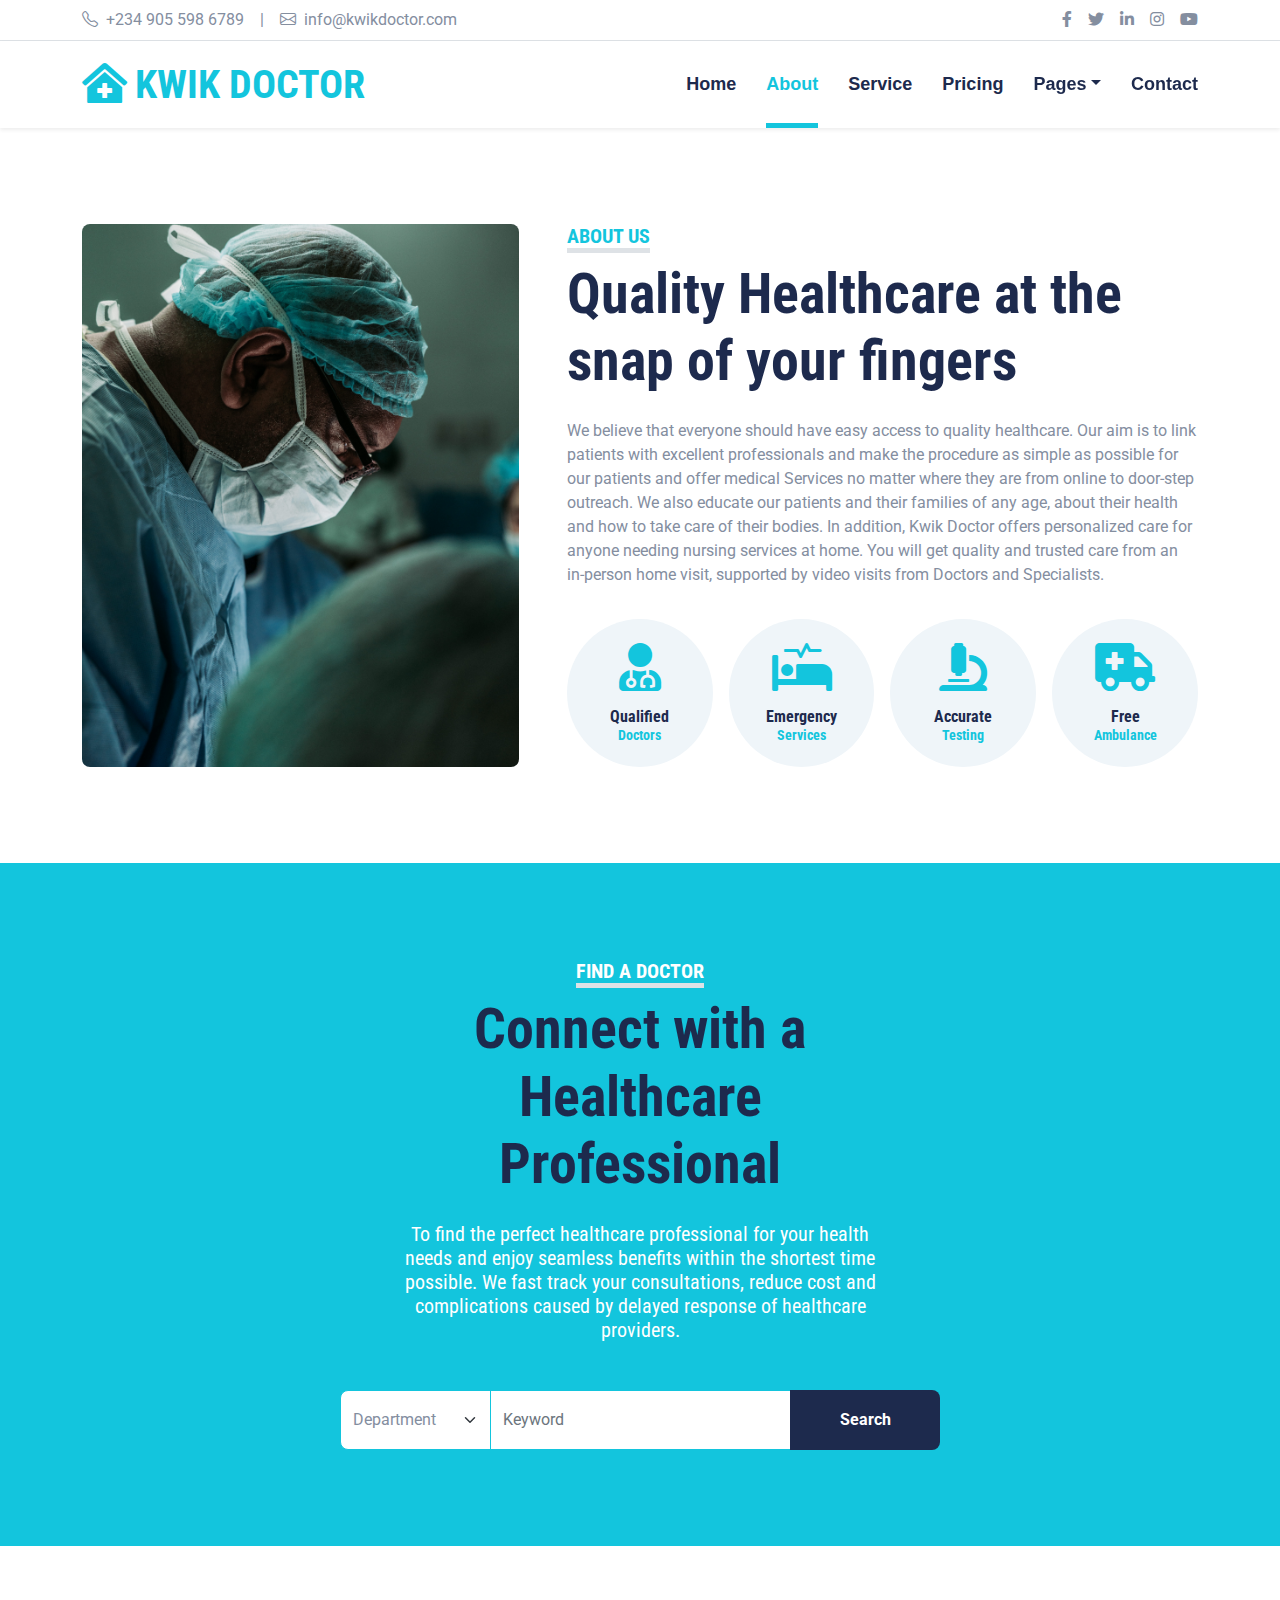
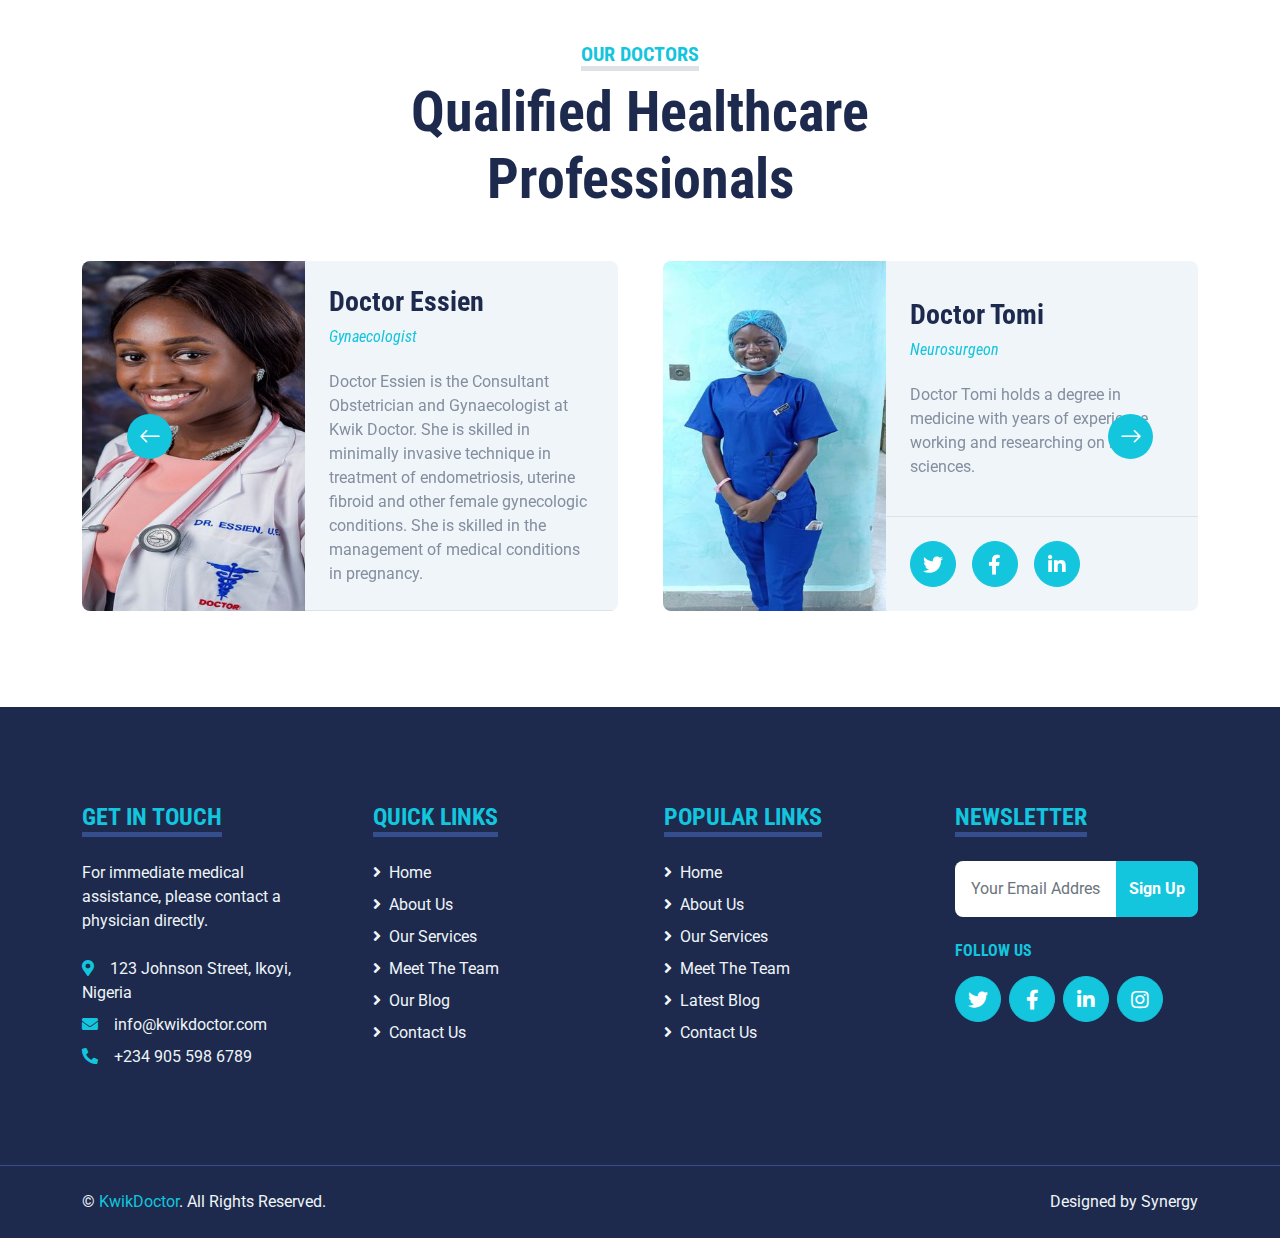
<file: about.html>
<!DOCTYPE html>
<html lang="en">
  <head>
    <meta charset="utf-8" />
    <title>KWIK DOCTOR</title>
    <meta content="width=device-width, initial-scale=1.0" name="viewport" />
    <meta content="KWIK DOCTOR" name="keywords" />
    <meta content="KWIK DOCTOR" name="description" />

    <!-- Favicon -->
    <link href="img/favicon.ico" rel="icon" />

    <!-- Google Web Fonts -->
    <link rel="preconnect" href="https://fonts.gstatic.com" />
    <link
      href="https://fonts.googleapis.com/css2?family=Roboto+Condensed:wght@400;700&family=Roboto:wght@400;700&display=swap"
      rel="stylesheet"
    />

    <!-- Icon Font Stylesheet -->
    <link
      href="https://cdnjs.cloudflare.com/ajax/libs/font-awesome/5.15.0/css/all.min.css"
      rel="stylesheet"
    />
    <link
      href="https://cdn.jsdelivr.net/npm/bootstrap-icons@1.4.1/font/bootstrap-icons.css"
      rel="stylesheet"
    />

    <!-- Libraries Stylesheet -->
    <link href="lib/owlcarousel/assets/owl.carousel.min.css" rel="stylesheet" />
    <link
      href="lib/tempusdominus/css/tempusdominus-bootstrap-4.min.css"
      rel="stylesheet"
    />

    <!-- Customized Bootstrap Stylesheet -->
    <link href="./bootstrap.min.css" rel="stylesheet" />

    <!-- Template Stylesheet -->
    <link href="./style.css" rel="stylesheet" />
  </head>

  <body>
    <!-- Topbar Start -->
    <div class="container-fluid py-2 border-bottom d-none d-lg-block">
      <div class="container">
        <div class="row">
          <div class="col-md-6 text-center text-lg-start mb-2 mb-lg-0">
            <div class="d-inline-flex align-items-center">
              <a class="text-decoration-none text-body pe-3" href=""
                ><i class="bi bi-telephone me-2"></i>+234 905 598 6789</a
              >
              <span class="text-body">|</span>
              <a class="text-decoration-none text-body px-3" href=""
                ><i class="bi bi-envelope me-2"></i>info@kwikdoctor.com</a
              >
            </div>
          </div>
          <div class="col-md-6 text-center text-lg-end">
            <div class="d-inline-flex align-items-center">
              <a class="text-body px-2" href="">
                <i class="fab fa-facebook-f"></i>
              </a>
              <a class="text-body px-2" href="">
                <i class="fab fa-twitter"></i>
              </a>
              <a class="text-body px-2" href="">
                <i class="fab fa-linkedin-in"></i>
              </a>
              <a class="text-body px-2" href="">
                <i class="fab fa-instagram"></i>
              </a>
              <a class="text-body ps-2" href="">
                <i class="fab fa-youtube"></i>
              </a>
            </div>
          </div>
        </div>
      </div>
    </div>
    <!-- Topbar End -->

    <!-- Navbar Start -->
    <div class="container-fluid sticky-top bg-white shadow-sm mb-5">
      <div class="container">
        <nav class="navbar navbar-expand-lg bg-white navbar-light py-3 py-lg-0">
          <a href="index.html" class="navbar-brand">
            <h1 class="m-0 text-uppercase text-primary">
              <i class="fa fa-clinic-medical me-2"></i>Kwik Doctor
            </h1>
          </a>
          <button
            class="navbar-toggler"
            type="button"
            data-bs-toggle="collapse"
            data-bs-target="#navbarCollapse"
          >
            <span class="navbar-toggler-icon"></span>
          </button>
          <div class="collapse navbar-collapse" id="navbarCollapse">
            <div class="navbar-nav ms-auto py-0">
              <a href="index.html" class="nav-item nav-link">Home</a>
              <a href="about.html" class="nav-item nav-link active">About</a>
              <a href="service.html" class="nav-item nav-link">Service</a>
              <a href="price.html" class="nav-item nav-link">Pricing</a>
              <div class="nav-item dropdown">
                <a
                  href="#"
                  class="nav-link dropdown-toggle"
                  data-bs-toggle="dropdown"
                  >Pages</a
                >
                <div class="dropdown-menu m-0">
                  <a href="blog.html" class="dropdown-item">Blog Grid</a>
                  <a href="detail.html" class="dropdown-item">Blog Detail</a>
                  <a href="team.html" class="dropdown-item">The Team</a>
                  <a href="testimonial.html" class="dropdown-item"
                    >Testimonial</a
                  >
                  <a href="appointment.html" class="dropdown-item"
                    >Appointment</a
                  >
                  <a href="search.html" class="dropdown-item">Search</a>
                </div>
              </div>
              <a href="contact.html" class="nav-item nav-link">Contact</a>
            </div>
          </div>
        </nav>
      </div>
    </div>
    <!-- Navbar End -->

    <!-- About Start -->
    <div class="container-fluid py-5">
      <div class="container">
        <div class="row gx-5">
          <div class="col-lg-5 mb-5 mb-lg-0" style="min-height: 500px">
            <div class="position-relative h-100">
              <img
                class="position-absolute w-100 h-100 rounded"
                src="./Images/about.jpg"
                style="object-fit: cover"
              />
            </div>
          </div>
          <div class="col-lg-7">
            <div class="mb-4">
              <h5
                class="d-inline-block text-primary text-uppercase border-bottom border-5"
              >
                About Us
              </h5>
              <h1 class="display-4">
                Quality Healthcare at the snap of your fingers
              </h1>
            </div>
            <p>
              We believe that everyone should have easy access to quality
              healthcare. Our aim is to link patients with excellent
              professionals and make the procedure as simple as possible for our
              patients and offer medical Services no matter where they are from
              online to door-step outreach. We also educate our patients and
              their families of any age, about their health and how to take care
              of their bodies. In addition, Kwik Doctor offers personalized care
              for anyone needing nursing services at home. You will get quality
              and trusted care from an in-person home visit, supported by video
              visits from Doctors and Specialists.
            </p>
            <div class="row g-3 pt-3">
              <div class="col-sm-3 col-6">
                <div class="bg-light text-center rounded-circle py-4">
                  <i class="fa fa-3x fa-user-md text-primary mb-3"></i>
                  <h6 class="mb-0">
                    Qualified<small class="d-block text-primary">Doctors</small>
                  </h6>
                </div>
              </div>
              <div class="col-sm-3 col-6">
                <div class="bg-light text-center rounded-circle py-4">
                  <i class="fa fa-3x fa-procedures text-primary mb-3"></i>
                  <h6 class="mb-0">
                    Emergency<small class="d-block text-primary"
                      >Services</small
                    >
                  </h6>
                </div>
              </div>
              <div class="col-sm-3 col-6">
                <div class="bg-light text-center rounded-circle py-4">
                  <i class="fa fa-3x fa-microscope text-primary mb-3"></i>
                  <h6 class="mb-0">
                    Accurate<small class="d-block text-primary">Testing</small>
                  </h6>
                </div>
              </div>
              <div class="col-sm-3 col-6">
                <div class="bg-light text-center rounded-circle py-4">
                  <i class="fa fa-3x fa-ambulance text-primary mb-3"></i>
                  <h6 class="mb-0">
                    Free<small class="d-block text-primary">Ambulance</small>
                  </h6>
                </div>
              </div>
            </div>
          </div>
        </div>
      </div>
    </div>
    <!-- About End -->

    <!-- Search Start -->
    <div class="container-fluid bg-primary my-5 py-5">
      <div class="container py-5">
        <div class="text-center mx-auto mb-5" style="max-width: 500px">
          <h5
            class="d-inline-block text-white text-uppercase border-bottom border-5"
          >
            Find A Doctor
          </h5>
          <h1 class="display-4 mb-4">Connect with a Healthcare Professional</h1>
          <h5 class="text-white fw-normal">
            To find the perfect healthcare professional for your health needs
            and enjoy seamless benefits within the shortest time possible. We
            fast track your consultations, reduce cost and complications caused
            by delayed response of healthcare providers.
          </h5>
        </div>
        <div class="mx-auto" style="width: 100%; max-width: 600px">
          <div class="input-group">
            <select
              class="form-select border-primary w-25"
              style="height: 60px"
            >
            <option selected>Department</option>
            <option value="1">Cardiology</option>
            <option value="2">Obstetrics & Gynaecology</option>
            <option value="3">General Medicine</option>
            <option value="4">Pediatrics</option>
            <option value="5">Neurology</option>
            <option value="6">Dentistry</option>
            </select>
            <input
              type="text"
              class="form-control border-primary w-50"
              placeholder="Keyword"
            />
            <button class="btn btn-dark border-0 w-25">Search</button>
          </div>
        </div>
      </div>
    </div>
    <!-- Search End -->

    <!-- Team Start -->
    <div class="container-fluid py-5">
      <div class="container">
        <div class="text-center mx-auto mb-5" style="max-width: 500px">
          <h5
            class="d-inline-block text-primary text-uppercase border-bottom border-5"
          >
            Our Doctors
          </h5>
          <h1 class="display-4">Qualified Healthcare Professionals</h1>
        </div>
        <div class="owl-carousel team-carousel position-relative">
          <div class="team-item">
            <div class="row g-0 bg-light rounded overflow-hidden">
              <div class="col-12 col-sm-5 h-100">
                <img
                  class="img-fluid h-100"
                  src="./Images/Dr Essien.jpg"
                  style="object-fit: cover"
                />
              </div>
              <div class="col-12 col-sm-7 h-100 d-flex flex-column">
                <div class="mt-auto p-4">
                  <h3>Doctor Essien</h3>
                  <h6 class="fw-normal fst-italic text-primary mb-4">
                    Gynaecologist
                  </h6>
                  <p class="m-0">
                    Doctor Essien is the Consultant Obstetrician and Gynaecologist at Kwik Doctor. She is skilled in minimally invasive technique in treatment of endometriosis, uterine fibroid and other female gynecologic conditions. She is skilled in the management of medical conditions in pregnancy.
                  </p>
                </div>
                <div class="d-flex mt-auto border-top p-4">
                  <a
                    class="btn btn-lg btn-primary btn-lg-square rounded-circle me-3"
                    href="#"
                    ><i class="fab fa-twitter"></i
                  ></a>
                  <a
                    class="btn btn-lg btn-primary btn-lg-square rounded-circle me-3"
                    href="#"
                    ><i class="fab fa-facebook-f"></i
                  ></a>
                  <a
                    class="btn btn-lg btn-primary btn-lg-square rounded-circle"
                    href="#"
                    ><i class="fab fa-linkedin-in"></i
                  ></a>
                </div>
              </div>
            </div>
          </div>
          <div class="team-item">
            <div class="row g-0 bg-light rounded overflow-hidden">
              <div class="col-12 col-sm-5 h-100">
                <img
                  class="img-fluid h-100"
                  src="./Images/Dr Tomi.jpg"
                  style="object-fit: cover"
                />
              </div>
              <div class="col-12 col-sm-7 h-100 d-flex flex-column">
                <div class="mt-auto p-4">
                  <h3>Doctor Tomi</h3>
                  <h6 class="fw-normal fst-italic text-primary mb-4">
                    Neurosurgeon
                  </h6>
                  <p class="m-0">
                    Doctor Tomi holds a degree in medicine with years of experience working and researching on neuro sciences.
                  </p>
                </div>
                <div class="d-flex mt-auto border-top p-4">
                  <a
                    class="btn btn-lg btn-primary btn-lg-square rounded-circle me-3"
                    href="#"
                    ><i class="fab fa-twitter"></i
                  ></a>
                  <a
                    class="btn btn-lg btn-primary btn-lg-square rounded-circle me-3"
                    href="#"
                    ><i class="fab fa-facebook-f"></i
                  ></a>
                  <a
                    class="btn btn-lg btn-primary btn-lg-square rounded-circle"
                    href="#"
                    ><i class="fab fa-linkedin-in"></i
                  ></a>
                </div>
              </div>
            </div>
          </div>
          <div class="team-item">
            <div class="row g-0 bg-light rounded overflow-hidden">
              <div class="col-12 col-sm-5 h-100">
                <img
                  class="img-fluid h-100"
                  src="./Images/Dr Zaafirah.jpg"
                  style="object-fit: cover"
                />
              </div>
              <div class="col-12 col-sm-7 h-100 d-flex flex-column">
                <div class="mt-auto p-4">
                  <h3>Doctor Zaafirah</h3>
                  <h6 class="fw-normal fst-italic text-primary mb-4">
                    Dermatologist
                  </h6>
                  <p class="m-0">
                    Doctor Zaafirah is the Chief consultant who is an expert in management of skin conditions and sexually transmitted infections.
                  </p>
                </div>
                <div class="d-flex mt-auto border-top p-4">
                  <a
                    class="btn btn-lg btn-primary btn-lg-square rounded-circle me-3"
                    href="#"
                    ><i class="fab fa-twitter"></i
                  ></a>
                  <a
                    class="btn btn-lg btn-primary btn-lg-square rounded-circle me-3"
                    href="#"
                    ><i class="fab fa-facebook-f"></i
                  ></a>
                  <a
                    class="btn btn-lg btn-primary btn-lg-square rounded-circle"
                    href="#"
                    ><i class="fab fa-linkedin-in"></i
                  ></a>
                </div>
              </div>
            </div>
          </div>
        </div>
      </div>
    </div>
    <!-- Team End -->

    <!-- Footer Start -->
    <div class="container-fluid bg-dark text-light mt-5 py-5">
      <div class="container py-5">
        <div class="row g-5">
          <div class="col-lg-3 col-md-6">
            <h4
              class="d-inline-block text-primary text-uppercase border-bottom border-5 border-secondary mb-4"
            >
              Get In Touch
            </h4>
            <p class="mb-4">
              For immediate medical assistance, please contact a physician
              directly.
            </p>
            <p class="mb-2">
              <i class="fa fa-map-marker-alt text-primary me-3"></i>123 Johnson
              Street, Ikoyi, Nigeria
            </p>
            <p class="mb-2">
              <i class="fa fa-envelope text-primary me-3"></i
              >info@kwikdoctor.com
            </p>
            <p class="mb-0">
              <i class="fa fa-phone-alt text-primary me-3"></i>+234 905 598 6789
            </p>
          </div>
          <div class="col-lg-3 col-md-6">
            <h4
              class="d-inline-block text-primary text-uppercase border-bottom border-5 border-secondary mb-4"
            >
              Quick Links
            </h4>
            <div class="d-flex flex-column justify-content-start">
              <a class="text-light mb-2" href="index.html"
                ><i class="fa fa-angle-right me-2"></i>Home</a
              >
              <a class="text-light mb-2" href="about.html"
                ><i class="fa fa-angle-right me-2"></i>About Us</a
              >
              <a class="text-light mb-2" href="service.html"
                ><i class="fa fa-angle-right me-2"></i>Our Services</a
              >
              <a class="text-light mb-2" href="team.html"
                ><i class="fa fa-angle-right me-2"></i>Meet The Team</a
              >
              <a class="text-light mb-2" href="blog.html"
                ><i class="fa fa-angle-right me-2"></i>Our Blog</a
              >
              <a class="text-light" href="contact.html"
                ><i class="fa fa-angle-right me-2"></i>Contact Us</a
              >
            </div>
          </div>
          <div class="col-lg-3 col-md-6">
            <h4
              class="d-inline-block text-primary text-uppercase border-bottom border-5 border-secondary mb-4"
            >
              Popular Links
            </h4>
            <div class="d-flex flex-column justify-content-start">
              <a class="text-light mb-2" href="index.html"
                ><i class="fa fa-angle-right me-2"></i>Home</a
              >
              <a class="text-light mb-2" href="about.html"
                ><i class="fa fa-angle-right me-2"></i>About Us</a
              >
              <a class="text-light mb-2" href="service.html"
                ><i class="fa fa-angle-right me-2"></i>Our Services</a
              >
              <a class="text-light mb-2" href="team.html"
                ><i class="fa fa-angle-right me-2"></i>Meet The Team</a
              >
              <a class="text-light mb-2" href="detail.html"
                ><i class="fa fa-angle-right me-2"></i>Latest Blog</a
              >
              <a class="text-light" href="contact.html"
                ><i class="fa fa-angle-right me-2"></i>Contact Us</a
              >
            </div>
          </div>
          <div class="col-lg-3 col-md-6">
            <h4
              class="d-inline-block text-primary text-uppercase border-bottom border-5 border-secondary mb-4"
            >
              Newsletter
            </h4>
            <form action="">
              <div class="input-group">
                <input
                  type="text"
                  class="form-control p-3 border-0"
                  placeholder="Your Email Address"
                />
                <button class="btn btn-primary">Sign Up</button>
              </div>
            </form>
            <h6 class="text-primary text-uppercase mt-4 mb-3">Follow Us</h6>
            <div class="d-flex">
              <a
                class="btn btn-lg btn-primary btn-lg-square rounded-circle me-2"
                href="#"
                ><i class="fab fa-twitter"></i
              ></a>
              <a
                class="btn btn-lg btn-primary btn-lg-square rounded-circle me-2"
                href="#"
                ><i class="fab fa-facebook-f"></i
              ></a>
              <a
                class="btn btn-lg btn-primary btn-lg-square rounded-circle me-2"
                href="#"
                ><i class="fab fa-linkedin-in"></i
              ></a>
              <a
                class="btn btn-lg btn-primary btn-lg-square rounded-circle"
                href="#"
                ><i class="fab fa-instagram"></i
              ></a>
            </div>
          </div>
        </div>
      </div>
    </div>
    <div
      class="container-fluid bg-dark text-light border-top border-secondary py-4"
    >
      <div class="container">
        <div class="row g-5">
          <div class="col-md-6 text-center text-md-start">
            <p class="mb-md-0">
              &copy; <a class="text-primary" href="#">KwikDoctor</a>. All Rights
              Reserved.
            </p>
          </div>
          <div class="col-md-6 text-center text-md-end">
            <p class="mb-0">Designed by Synergy</p>
          </div>
        </div>
      </div>
    </div>
    <!-- Footer End -->

    <!-- Back to Top -->
    <a href="#" class="btn btn-lg btn-primary btn-lg-square back-to-top"
      ><i class="bi bi-arrow-up"></i
    ></a>

    <!-- JavaScript Libraries -->
    <script src="https://code.jquery.com/jquery-3.4.1.min.js"></script>
    <script src="https://cdn.jsdelivr.net/npm/bootstrap@5.0.0/dist/js/bootstrap.bundle.min.js"></script>
    <script src="lib/easing/easing.min.js"></script>
    <script src="lib/waypoints/waypoints.min.js"></script>
    <script src="lib/owlcarousel/owl.carousel.min.js"></script>
    <script src="lib/tempusdominus/js/moment.min.js"></script>
    <script src="lib/tempusdominus/js/moment-timezone.min.js"></script>
    <script src="lib/tempusdominus/js/tempusdominus-bootstrap-4.min.js"></script>

    <!-- Template Javascript -->
    <script src="main.js"></script>
  </body>
</html>
</file>
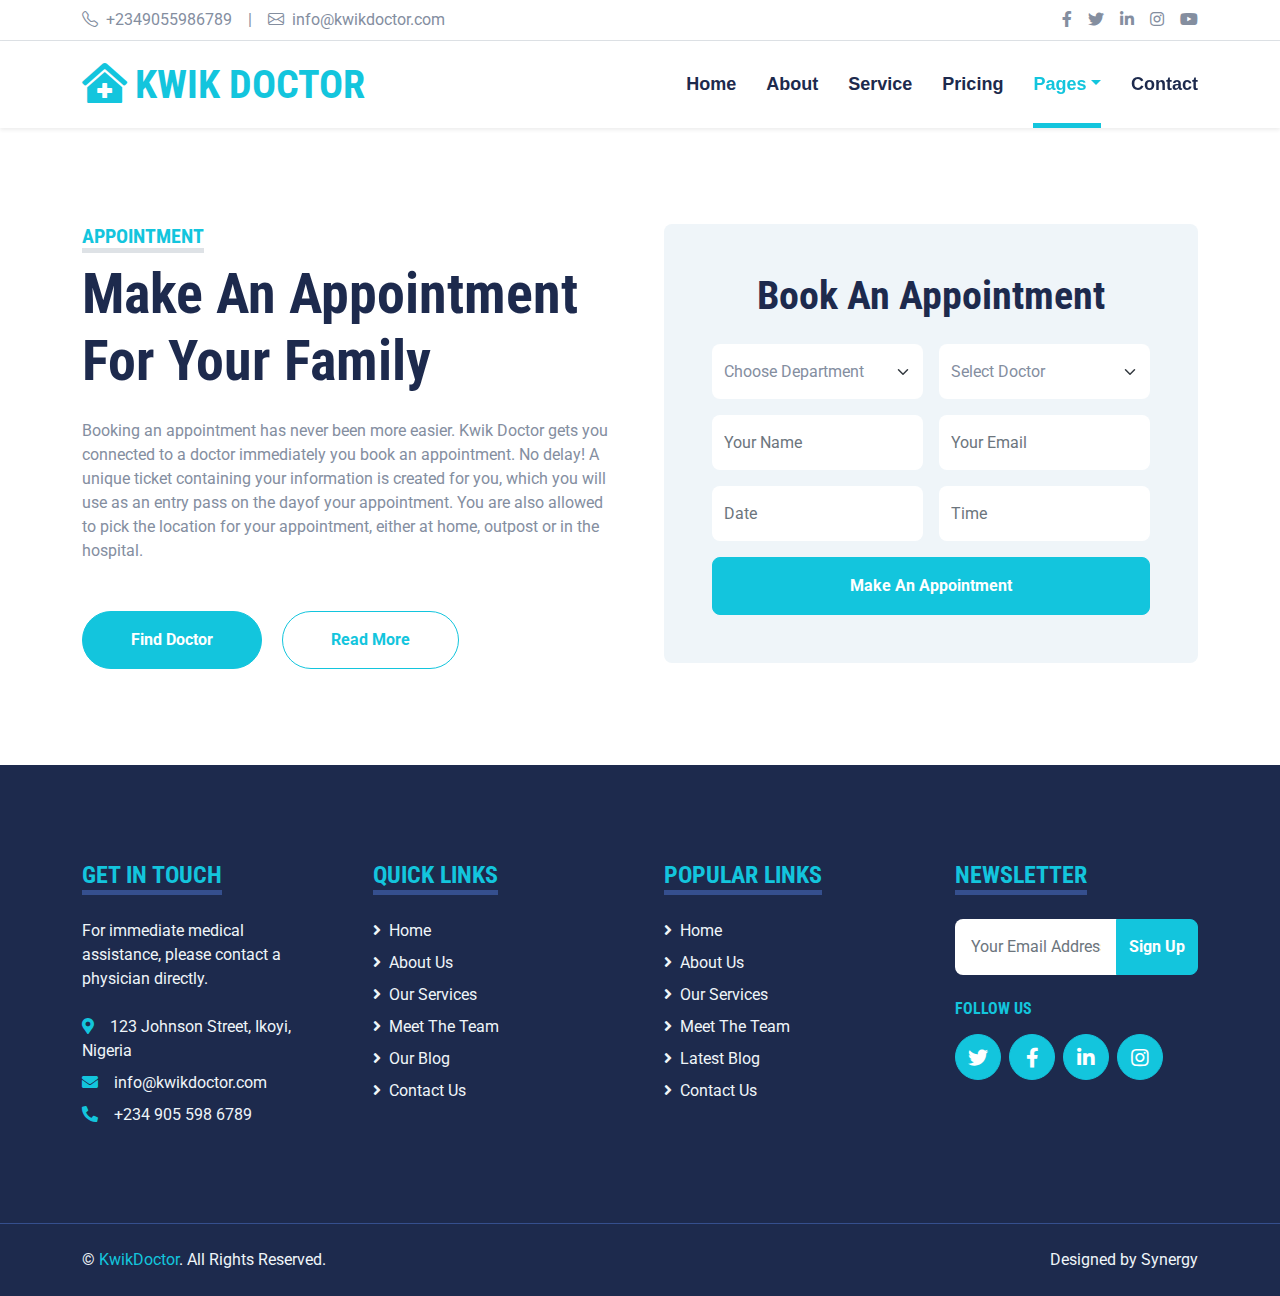
<file: appointment.html>
<!DOCTYPE html>
<html lang="en">
  <head>
    <meta charset="utf-8" />
    <title>KWIK DOCTOR</title>
    <meta content="width=device-width, initial-scale=1.0" name="viewport" />
    <meta content="KWIK DOCTOR" name="keywords" />
    <meta content="KWIK DOCTOR" name="description" />

    <!-- Favicon -->
    <link href="img/favicon.ico" rel="icon" />

    <!-- Google Web Fonts -->
    <link rel="preconnect" href="https://fonts.gstatic.com" />
    <link
      href="https://fonts.googleapis.com/css2?family=Roboto+Condensed:wght@400;700&family=Roboto:wght@400;700&display=swap"
      rel="stylesheet"
    />

    <!-- Icon Font Stylesheet -->
    <link
      href="https://cdnjs.cloudflare.com/ajax/libs/font-awesome/5.15.0/css/all.min.css"
      rel="stylesheet"
    />
    <link
      href="https://cdn.jsdelivr.net/npm/bootstrap-icons@1.4.1/font/bootstrap-icons.css"
      rel="stylesheet"
    />

    <!-- Libraries Stylesheet -->
    <link href="lib/owlcarousel/assets/owl.carousel.min.css" rel="stylesheet" />
    <link
      href="lib/tempusdominus/css/tempusdominus-bootstrap-4.min.css"
      rel="stylesheet"
    />

    <!-- Customized Bootstrap Stylesheet -->
    <link href="./bootstrap.min.css" rel="stylesheet" />

    <!-- Template Stylesheet -->
    <link href="./style.css" rel="stylesheet" />
  </head>

  <body>
    <!-- Topbar Start -->
    <div class="container-fluid py-2 border-bottom d-none d-lg-block">
      <div class="container">
        <div class="row">
          <div class="col-md-6 text-center text-lg-start mb-2 mb-lg-0">
            <div class="d-inline-flex align-items-center">
              <a class="text-decoration-none text-body pe-3" href=""
                ><i class="bi bi-telephone me-2"></i>+2349055986789</a
              >
              <span class="text-body">|</span>
              <a class="text-decoration-none text-body px-3" href=""
                ><i class="bi bi-envelope me-2"></i>info@kwikdoctor.com</a
              >
            </div>
          </div>
          <div class="col-md-6 text-center text-lg-end">
            <div class="d-inline-flex align-items-center">
              <a class="text-body px-2" href="">
                <i class="fab fa-facebook-f"></i>
              </a>
              <a class="text-body px-2" href="">
                <i class="fab fa-twitter"></i>
              </a>
              <a class="text-body px-2" href="">
                <i class="fab fa-linkedin-in"></i>
              </a>
              <a class="text-body px-2" href="">
                <i class="fab fa-instagram"></i>
              </a>
              <a class="text-body ps-2" href="">
                <i class="fab fa-youtube"></i>
              </a>
            </div>
          </div>
        </div>
      </div>
    </div>
    <!-- Topbar End -->

    <!-- Navbar Start -->
    <div class="container-fluid sticky-top bg-white shadow-sm mb-5">
      <div class="container">
        <nav class="navbar navbar-expand-lg bg-white navbar-light py-3 py-lg-0">
          <a href="index.html" class="navbar-brand">
            <h1 class="m-0 text-uppercase text-primary">
              <i class="fa fa-clinic-medical me-2"></i>kwik doctor
            </h1>
          </a>
          <button
            class="navbar-toggler"
            type="button"
            data-bs-toggle="collapse"
            data-bs-target="#navbarCollapse"
          >
            <span class="navbar-toggler-icon"></span>
          </button>
          <div class="collapse navbar-collapse" id="navbarCollapse">
            <div class="navbar-nav ms-auto py-0">
              <a href="index.html" class="nav-item nav-link">Home</a>
              <a href="about.html" class="nav-item nav-link">About</a>
              <a href="service.html" class="nav-item nav-link">Service</a>
              <a href="price.html" class="nav-item nav-link">Pricing</a>
              <div class="nav-item dropdown">
                <a
                  href="#"
                  class="nav-link dropdown-toggle active"
                  data-bs-toggle="dropdown"
                  >Pages</a
                >
                <div class="dropdown-menu m-0">
                  <a href="blog.html" class="dropdown-item">Blog Grid</a>
                  <a href="detail.html" class="dropdown-item">Blog Detail</a>
                  <a href="team.html" class="dropdown-item">The Team</a>
                  <a href="testimonial.html" class="dropdown-item"
                    >Testimonial</a
                  >
                  <a href="appointment.html" class="dropdown-item active"
                    >Appointment</a
                  >
                  <a href="search.html" class="dropdown-item">Search</a>
                </div>
              </div>
              <a href="contact.html" class="nav-item nav-link">Contact</a>
            </div>
          </div>
        </nav>
      </div>
    </div>
    <!-- Navbar End -->

    <!-- Appointment Start -->
    <div class="container-fluid py-5">
      <div class="container">
        <div class="row gx-5">
          <div class="col-lg-6 mb-5 mb-lg-0">
            <div class="mb-4">
              <h5
                class="d-inline-block text-primary text-uppercase border-bottom border-5"
              >
                Appointment
              </h5>
              <h1 class="display-4">Make An Appointment For Your Family</h1>
            </div>
            <p class="mb-5">
              Booking an appointment has never been more easier. Kwik Doctor
              gets you connected to a doctor immediately you book an
              appointment. No delay! A unique ticket containing your information
              is created for you, which you will use as an entry pass on the
              dayof your appointment. You are also allowed to pick the location
              for your appointment, either at home, outpost or in the hospital.
            </p>
            <a
              class="btn btn-primary rounded-pill py-3 px-5 me-3"
              href="team.html"
              >Find Doctor</a
            >
            <a class="btn btn-outline-primary rounded-pill py-3 px-5" href=""
              >Read More</a
            >
          </div>
          <div class="col-lg-6">
            <div class="bg-light text-center rounded p-5">
              <h1 class="mb-4">Book An Appointment</h1>
              <form>
                <div class="row g-3">
                  <div class="col-12 col-sm-6">
                    <select
                      class="form-select bg-white border-0"
                      style="height: 55px"                    >
                      <option selected> Choose Department</option>
                      <option value="1">Cardiology</option>
                      <option value="2">Obstetrics & Gynaecology</option>
                      <option value="3">General Medicine</option>
                      <option value="4">Pediatrics</option>
                      <option value="5">Neurology</option>
                      <option value="6">Dentistry</option>
                    </select>
                  </div>
                  <div class="col-12 col-sm-6">
                    <select
                      class="form-select bg-white border-0"
                      style="height: 55px"                   >
                    <option selected>Select Doctor</option>
                    <option value="1">Doctor Essien</option>
                    <option value="2">Doctor Tomi</option>
                    <option value="3">Doctor Jessica</option>
                    <option value="3">Doctor Zaafirah</option>
                    </select>
                  </div>
                  <div class="col-12 col-sm-6">
                    <input
                      type="text"
                      class="form-control bg-white border-0"
                      placeholder="Your Name"
                      style="height: 55px"
                    />
                  </div>
                  <div class="col-12 col-sm-6">
                    <input
                      type="email"
                      class="form-control bg-white border-0"
                      placeholder="Your Email"
                      style="height: 55px"
                    />
                  </div>
                  <div class="col-12 col-sm-6">
                    <div class="date" id="date" data-target-input="nearest">
                      <input
                        type="text"
                        class="form-control bg-white border-0 datetimepicker-input"
                        placeholder="Date"
                        data-target="#date"
                        data-toggle="datetimepicker"
                        style="height: 55px"
                      />
                    </div>
                  </div>
                  <div class="col-12 col-sm-6">
                    <div class="time" id="time" data-target-input="nearest">
                      <input
                        type="text"
                        class="form-control bg-white border-0 datetimepicker-input"
                        placeholder="Time"
                        data-target="#time"
                        data-toggle="datetimepicker"
                        style="height: 55px"
                      />
                    </div>
                  </div>
                  <div class="col-12">
                    <button class="btn btn-primary w-100 py-3" type="submit">
                      Make An Appointment
                    </button>
                  </div>
                </div>
              </form>
            </div>
          </div>
        </div>
      </div>
    </div>
    <!-- Appointment End -->

    <!-- Footer Start -->

    <div class="container-fluid bg-dark text-light mt-5 py-5">
      <div class="container py-5">
        <div class="row g-5">
          <div class="col-lg-3 col-md-6">
            <h4
              class="d-inline-block text-primary text-uppercase border-bottom border-5 border-secondary mb-4"
            >
              Get In Touch
            </h4>
            <p class="mb-4">
              For immediate medical assistance, please contact a physician
              directly.
            </p>
            <p class="mb-2">
              <i class="fa fa-map-marker-alt text-primary me-3"></i>123 Johnson
              Street, Ikoyi, Nigeria
            </p>
            <p class="mb-2">
              <i class="fa fa-envelope text-primary me-3"></i
              >info@kwikdoctor.com
            </p>
            <p class="mb-0">
              <i class="fa fa-phone-alt text-primary me-3"></i>+234 905 598 6789
            </p>
          </div>
          <div class="col-lg-3 col-md-6">
            <h4
              class="d-inline-block text-primary text-uppercase border-bottom border-5 border-secondary mb-4"
            >
              Quick Links
            </h4>
            <div class="d-flex flex-column justify-content-start">
              <a class="text-light mb-2" href="index.html"
                ><i class="fa fa-angle-right me-2"></i>Home</a
              >
              <a class="text-light mb-2" href="about.html"
                ><i class="fa fa-angle-right me-2"></i>About Us</a
              >
              <a class="text-light mb-2" href="service.html"
                ><i class="fa fa-angle-right me-2"></i>Our Services</a
              >
              <a class="text-light mb-2" href="team.html"
                ><i class="fa fa-angle-right me-2"></i>Meet The Team</a
              >
              <a class="text-light mb-2" href="blog.html"
                ><i class="fa fa-angle-right me-2"></i>Our Blog</a
              >
              <a class="text-light" href="contact.html"
                ><i class="fa fa-angle-right me-2"></i>Contact Us</a
              >
            </div>
          </div>
          <div class="col-lg-3 col-md-6">
            <h4
              class="d-inline-block text-primary text-uppercase border-bottom border-5 border-secondary mb-4"
            >
              Popular Links
            </h4>
            <div class="d-flex flex-column justify-content-start">
              <a class="text-light mb-2" href="index.html"
                ><i class="fa fa-angle-right me-2"></i>Home</a
              >
              <a class="text-light mb-2" href="about.html"
                ><i class="fa fa-angle-right me-2"></i>About Us</a
              >
              <a class="text-light mb-2" href="service.html"
                ><i class="fa fa-angle-right me-2"></i>Our Services</a
              >
              <a class="text-light mb-2" href="team.html"
                ><i class="fa fa-angle-right me-2"></i>Meet The Team</a
              >
              <a class="text-light mb-2" href="detail.html"
                ><i class="fa fa-angle-right me-2"></i>Latest Blog</a
              >
              <a class="text-light" href="contact.html"
                ><i class="fa fa-angle-right me-2"></i>Contact Us</a
              >
            </div>
          </div>
          <div class="col-lg-3 col-md-6">
            <h4
              class="d-inline-block text-primary text-uppercase border-bottom border-5 border-secondary mb-4"
            >
              Newsletter
            </h4>
            <form action="">
              <div class="input-group">
                <input
                  type="text"
                  class="form-control p-3 border-0"
                  placeholder="Your Email Address"
                />
                <button class="btn btn-primary">Sign Up</button>
              </div>
            </form>
            <h6 class="text-primary text-uppercase mt-4 mb-3">Follow Us</h6>
            <div class="d-flex">
              <a
                class="btn btn-lg btn-primary btn-lg-square rounded-circle me-2"
                href="#"
                ><i class="fab fa-twitter"></i
              ></a>
              <a
                class="btn btn-lg btn-primary btn-lg-square rounded-circle me-2"
                href="#"
                ><i class="fab fa-facebook-f"></i
              ></a>
              <a
                class="btn btn-lg btn-primary btn-lg-square rounded-circle me-2"
                href="#"
                ><i class="fab fa-linkedin-in"></i
              ></a>
              <a
                class="btn btn-lg btn-primary btn-lg-square rounded-circle"
                href="#"
                ><i class="fab fa-instagram"></i
              ></a>
            </div>
          </div>
        </div>
      </div>
    </div>
    <div
      class="container-fluid bg-dark text-light border-top border-secondary py-4"
    >
      <div class="container">
        <div class="row g-5">
          <div class="col-md-6 text-center text-md-start">
            <p class="mb-md-0">
              &copy; <a class="text-primary" href="#">KwikDoctor</a>. All Rights
              Reserved.
            </p>
          </div>
          <div class="col-md-6 text-center text-md-end">
            <p class="mb-0">Designed by Synergy</p>
          </div>
        </div>
      </div>
    </div>
    <!-- Footer End -->

    <!-- Back to Top -->
    <a href="#" class="btn btn-lg btn-primary btn-lg-square back-to-top"
      ><i class="bi bi-arrow-up"></i
    ></a>

    <!-- JavaScript Libraries -->
    <script src="https://code.jquery.com/jquery-3.4.1.min.js"></script>
    <script src="https://cdn.jsdelivr.net/npm/bootstrap@5.0.0/dist/js/bootstrap.bundle.min.js"></script>
    <script src="lib/easing/easing.min.js"></script>
    <script src="lib/waypoints/waypoints.min.js"></script>
    <script src="lib/owlcarousel/owl.carousel.min.js"></script>
    <script src="lib/tempusdominus/js/moment.min.js"></script>
    <script src="lib/tempusdominus/js/moment-timezone.min.js"></script>
    <script src="lib/tempusdominus/js/tempusdominus-bootstrap-4.min.js"></script>

    <!-- Template Javascript -->
    <script src="main.js"></script>
  </body>
</html>
</file>
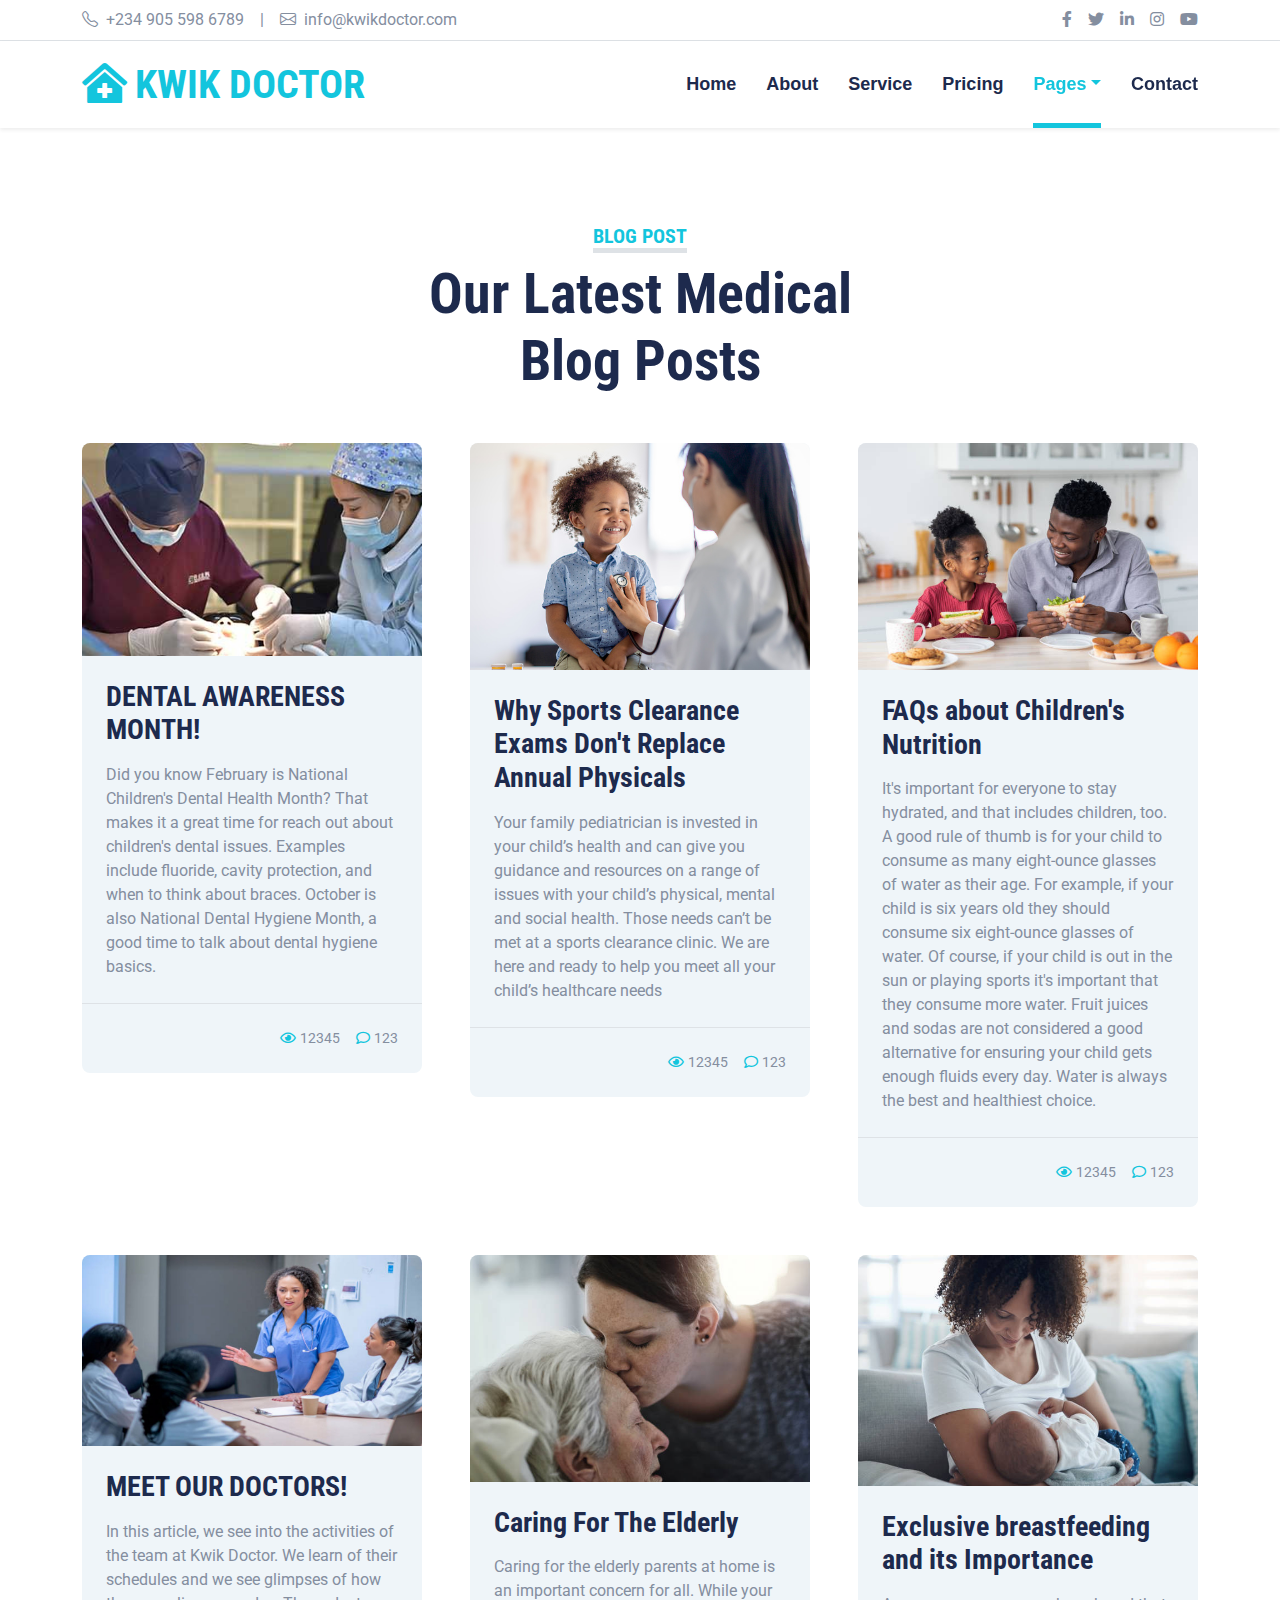
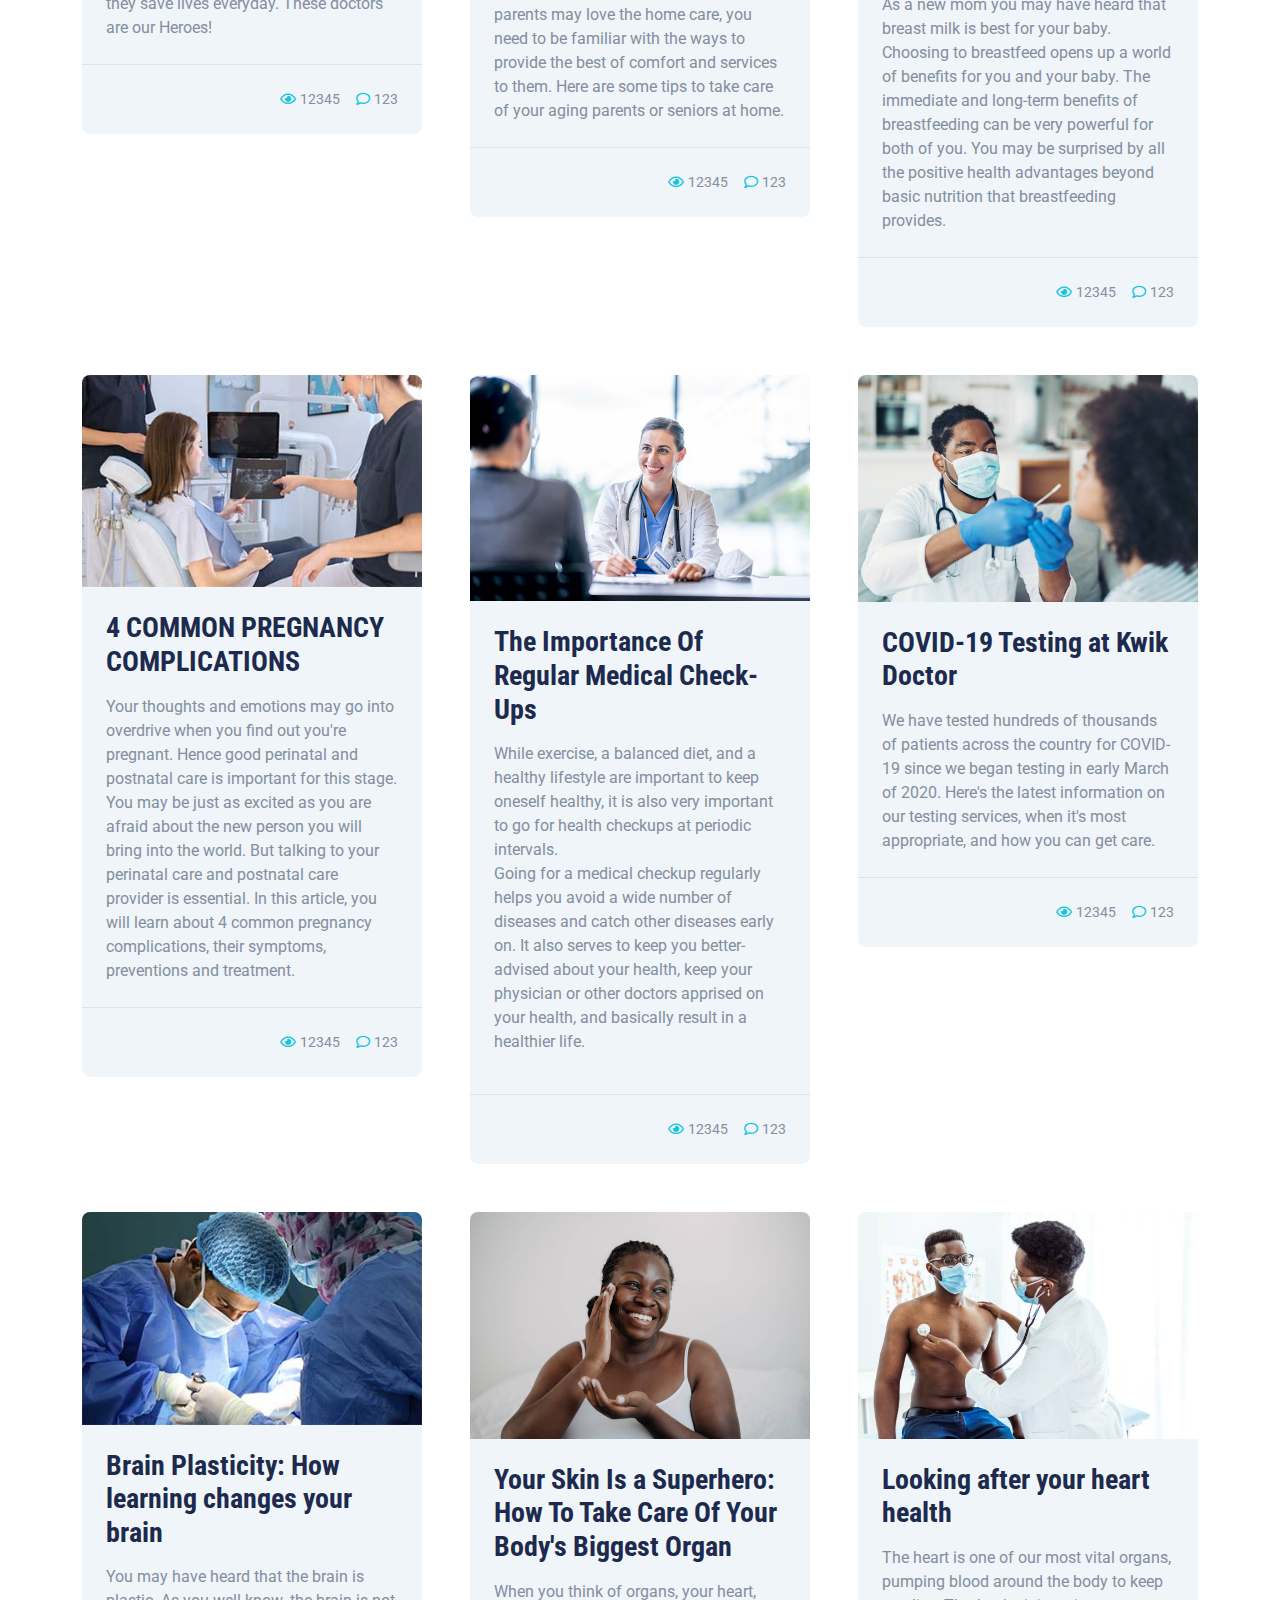
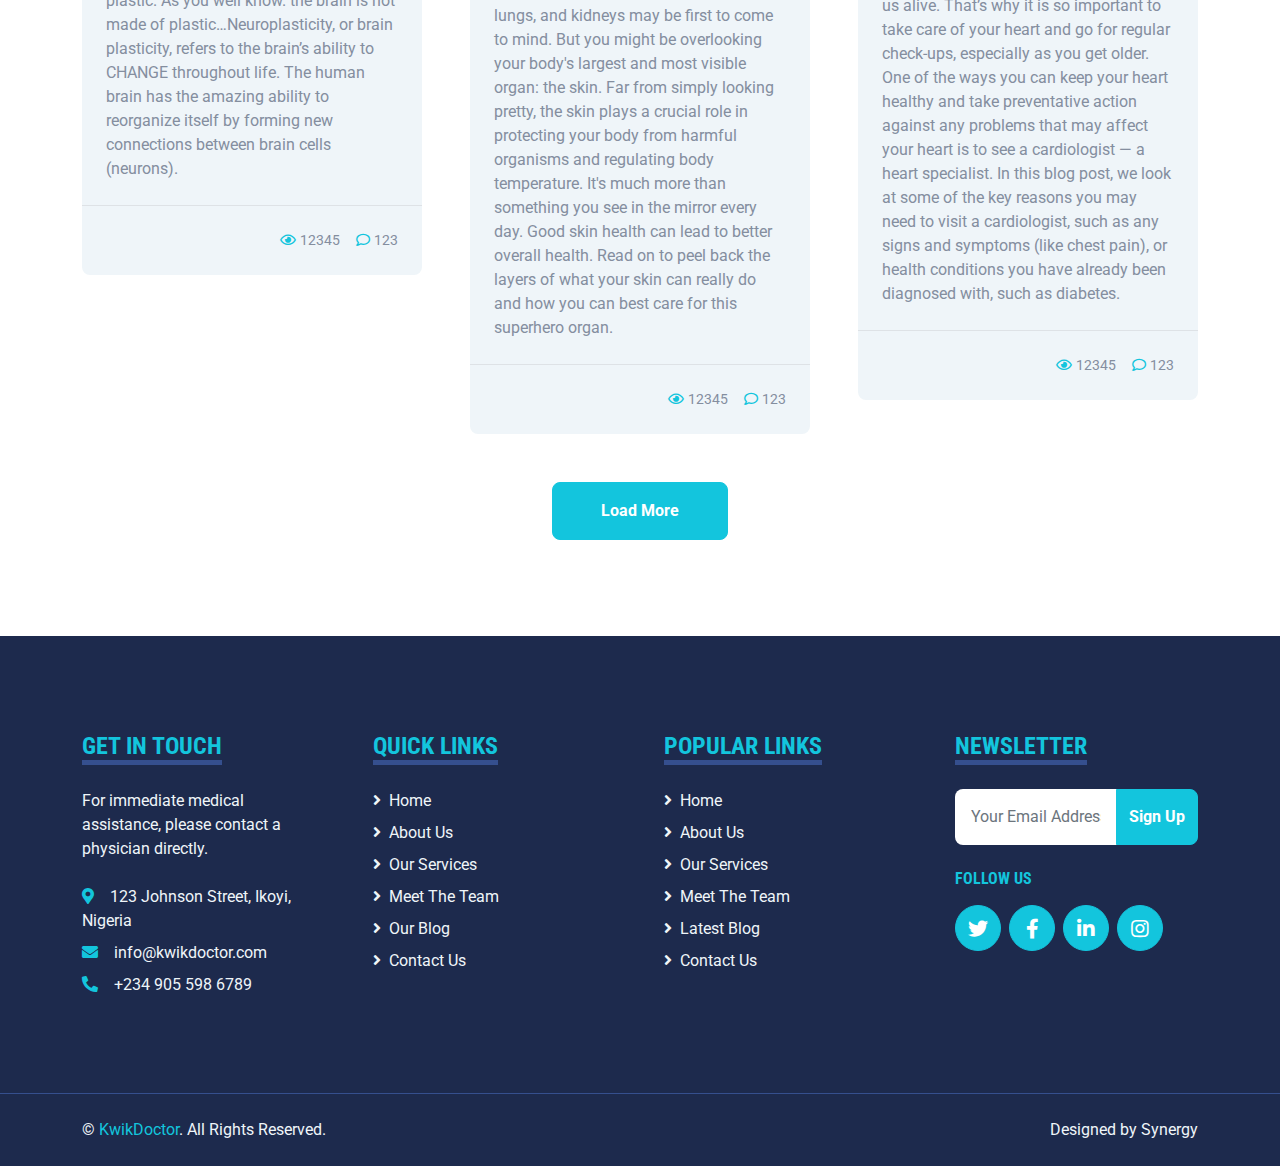
<file: blog.html>
<!DOCTYPE html>
<html lang="en">

<head>
    <meta charset="utf-8">
    <title>KWIK DOCTOR</title>
    <meta content="width=device-width, initial-scale=1.0" name="viewport">
    <meta content="KWIK DOCTOR" name="keywords">
    <meta content="KWIK DOCTOR" name="description">

    <!-- Favicon -->
    <link href="img/favicon.ico" rel="icon">

    <!-- Google Web Fonts -->
    <link rel="preconnect" href="https://fonts.gstatic.com">
    <link href="https://fonts.googleapis.com/css2?family=Roboto+Condensed:wght@400;700&family=Roboto:wght@400;700&display=swap" rel="stylesheet">  

    <!-- Icon Font Stylesheet -->
    <link href="https://cdnjs.cloudflare.com/ajax/libs/font-awesome/5.15.0/css/all.min.css" rel="stylesheet">
    <link href="https://cdn.jsdelivr.net/npm/bootstrap-icons@1.4.1/font/bootstrap-icons.css" rel="stylesheet">

    <!-- Libraries Stylesheet -->
    <link href="lib/owlcarousel/assets/owl.carousel.min.css" rel="stylesheet">
    <link href="lib/tempusdominus/css/tempusdominus-bootstrap-4.min.css" rel="stylesheet" />

    <!-- Customized Bootstrap Stylesheet -->
    <link href="./bootstrap.min.css" rel="stylesheet">

    <!-- Template Stylesheet -->
    <link href="./style.css" rel="stylesheet">
</head>

<body>
    <!-- Topbar Start -->
    <div class="container-fluid py-2 border-bottom d-none d-lg-block">
        <div class="container">
            <div class="row">
                <div class="col-md-6 text-center text-lg-start mb-2 mb-lg-0">
                    <div class="d-inline-flex align-items-center">
                        <a class="text-decoration-none text-body pe-3" href=""><i class="bi bi-telephone me-2"></i>+234 905 598 6789</a>
                        <span class="text-body">|</span>
                        <a class="text-decoration-none text-body px-3" href=""><i class="bi bi-envelope me-2"></i>info@kwikdoctor.com</a>
                    </div>
                </div>
                <div class="col-md-6 text-center text-lg-end">
                    <div class="d-inline-flex align-items-center">
                        <a class="text-body px-2" href="">
                            <i class="fab fa-facebook-f"></i>
                        </a>
                        <a class="text-body px-2" href="">
                            <i class="fab fa-twitter"></i>
                        </a>
                        <a class="text-body px-2" href="">
                            <i class="fab fa-linkedin-in"></i>
                        </a>
                        <a class="text-body px-2" href="">
                            <i class="fab fa-instagram"></i>
                        </a>
                        <a class="text-body ps-2" href="">
                            <i class="fab fa-youtube"></i>
                        </a>
                    </div>
                </div>
            </div>
        </div>
    </div>
    <!-- Topbar End -->


    <!-- Navbar Start -->
    <div class="container-fluid sticky-top bg-white shadow-sm mb-5">
        <div class="container">
            <nav class="navbar navbar-expand-lg bg-white navbar-light py-3 py-lg-0">
                <a href="index.html" class="navbar-brand">
                    <h1 class="m-0 text-uppercase text-primary"><i class="fa fa-clinic-medical me-2"></i>KWIK DOCTOR</h1>
                </a>
                <button class="navbar-toggler" type="button" data-bs-toggle="collapse" data-bs-target="#navbarCollapse">
                    <span class="navbar-toggler-icon"></span>
                </button>
                <div class="collapse navbar-collapse" id="navbarCollapse">
                    <div class="navbar-nav ms-auto py-0">
                        <a href="index.html" class="nav-item nav-link">Home</a>
                        <a href="about.html" class="nav-item nav-link">About</a>
                        <a href="service.html" class="nav-item nav-link">Service</a>
                        <a href="price.html" class="nav-item nav-link">Pricing</a>
                        <div class="nav-item dropdown">
                            <a href="#" class="nav-link dropdown-toggle active" data-bs-toggle="dropdown">Pages</a>
                            <div class="dropdown-menu m-0">
                                <a href="blog.html" class="dropdown-item active">Blog Grid</a>
                                <a href="detail.html" class="dropdown-item">Blog Detail</a>
                                <a href="team.html" class="dropdown-item">The Team</a>
                                <a href="testimonial.html" class="dropdown-item">Testimonial</a>
                                <a href="appointment.html" class="dropdown-item">Appointment</a>
                                <a href="search.html" class="dropdown-item">Search</a>
                            </div>
                        </div>
                        <a href="contact.html" class="nav-item nav-link">Contact</a>
                    </div>
                </div>
            </nav>
        </div>
    </div>
    <!-- Navbar End -->


    <!-- Blog Start -->
    <div class="container-fluid py-5">
        <div class="container">
            <div class="text-center mx-auto mb-5" style="max-width: 500px;">
                <h5 class="d-inline-block text-primary text-uppercase border-bottom border-5">Blog Post</h5>
                <h1 class="display-4">Our Latest Medical Blog Posts</h1>
            </div>
            <div class="row g-5">
                <div class="col-xl-4 col-lg-6">
                    <div class="bg-light rounded overflow-hidden">
                        <img class="img-fluid w-100" src="./Images/price-3.jpg" alt="">
                        <div class="p-4">
                            <a class="h3 d-block mb-3" href="">DENTAL AWARENESS MONTH!</a>
                            <p class="m-0">Did you know February is National Children's Dental Health Month? That makes it a great time for reach out about children's dental issues. Examples include fluoride, cavity protection, and when to think about braces. October is also National Dental Hygiene Month, a good time to talk about dental hygiene basics.</p>
                        </div>
                        <div class="d-flex justify-content-between border-top p-4">
                            <div class="d-flex align-items-center">
                                
                            </div>
                            <div class="d-flex align-items-center">
                                <small class="ms-3"><i class="far fa-eye text-primary me-1"></i>12345</small>
                                <small class="ms-3"><i class="far fa-comment text-primary me-1"></i>123</small>
                            </div>
                        </div>
                    </div>
                </div>
                <div class="col-xl-4 col-lg-6">
                    <div class="bg-light rounded overflow-hidden">
                        <img class="img-fluid w-100" src="./Images/price-5.jpg" alt="">
                        <div class="p-4">
                            <a class="h3 d-block mb-3" href="">Why Sports Clearance Exams Don't Replace Annual Physicals</a>
                            <p class="m-0">Your family pediatrician is invested in your child’s health and can give you guidance and resources on a range of issues with your child’s physical, mental and social health. Those needs can’t be met at a sports clearance clinic.
                                We are here and ready to help you meet all your child’s healthcare needs</p>
                        </div>
                        <div class="d-flex justify-content-between border-top p-4">
                            <div class="d-flex align-items-center">
                                
                            </div>
                            <div class="d-flex align-items-center">
                                <small class="ms-3"><i class="far fa-eye text-primary me-1"></i>12345</small>
                                <small class="ms-3"><i class="far fa-comment text-primary me-1"></i>123</small>
                            </div>
                        </div>
                    </div>
                </div>
                <div class="col-xl-4 col-lg-6">
                    <div class="bg-light rounded overflow-hidden">
                        <img class="img-fluid w-100" src="./Images/child-nutrition.jpg" alt="">
                        <div class="p-4">
                            <a class="h3 d-block mb-3" href="">FAQs about Children's Nutrition</a>
                            <p class="m-0">It's important for everyone to stay hydrated, and that includes children, too. A good rule of thumb is for your child to consume as many eight-ounce glasses of water as their age. For example, if your child is six years old they should consume six eight-ounce glasses of water. Of course, if your child is out in the sun or playing sports it's important that they consume more water. Fruit juices and sodas are not considered a good alternative for ensuring your child gets enough fluids every day. Water is always the best and healthiest choice.</p>
                        </div>
                        <div class="d-flex justify-content-between border-top p-4">
                            <div class="d-flex align-items-center">
                                
                            </div>
                            <div class="d-flex align-items-center">
                                <small class="ms-3"><i class="far fa-eye text-primary me-1"></i>12345</small>
                                <small class="ms-3"><i class="far fa-comment text-primary me-1"></i>123</small>
                            </div>
                        </div>
                    </div>
                </div>
                <div class="col-xl-4 col-lg-6">
                    <div class="bg-light rounded overflow-hidden">
                        <img class="img-fluid w-100" src="./Images/hero.jpg" alt="">
                        <div class="p-4">
                            <a class="h3 d-block mb-3" href="">MEET OUR DOCTORS!</a>
                            <p class="m-0">In this article, we see into the activities of the team at Kwik Doctor. We learn of their schedules and we see glimpses of how they save lives everyday. These doctors are our Heroes!</p>
                        </div>
                        <div class="d-flex justify-content-between border-top p-4">
                            <div class="d-flex align-items-center">
                                
                            </div>
                            <div class="d-flex align-items-center">
                                <small class="ms-3"><i class="far fa-eye text-primary me-1"></i>12345</small>
                                <small class="ms-3"><i class="far fa-comment text-primary me-1"></i>123</small>
                            </div>
                        </div>
                    </div>
                </div>
                <div class="col-xl-4 col-lg-6">
                    <div class="bg-light rounded overflow-hidden">
                        <img class="img-fluid w-100" src="./Images/elderly.jpg" alt="">
                        <div class="p-4">
                            <a class="h3 d-block mb-3" href="">Caring For The Elderly</a>
                            <p class="m-0">Caring for the elderly parents at home is an important concern for all. While your parents may love the home care, you need to be familiar with the ways to provide the best of comfort and services to them. Here are some tips to take care of your aging parents or seniors at home.</p>
                        </div>
                        <div class="d-flex justify-content-between border-top p-4">
                            <div class="d-flex align-items-center">
                                
                            </div>
                            <div class="d-flex align-items-center">
                                <small class="ms-3"><i class="far fa-eye text-primary me-1"></i>12345</small>
                                <small class="ms-3"><i class="far fa-comment text-primary me-1"></i>123</small>
                            </div>
                        </div>
                    </div>
                </div>
                <div class="col-xl-4 col-lg-6">
                    <div class="bg-light rounded overflow-hidden">
                        <img class="img-fluid w-100" src="./Images/breastfeeding.jpg" alt="">
                        <div class="p-4">
                            <a class="h3 d-block mb-3" href="">Exclusive breastfeeding and its Importance</a>
                            <p class="m-0">As a new mom you may have heard that breast milk is best for your baby. Choosing to breastfeed opens up a world of benefits for you and your baby. The immediate and long-term benefits of breastfeeding can be very powerful for both of you. You may be surprised by all the positive health advantages beyond basic nutrition that breastfeeding provides.</p>
                        </div>
                        <div class="d-flex justify-content-between border-top p-4">
                            <div class="d-flex align-items-center">
                                
                            </div>
                            <div class="d-flex align-items-center">
                                <small class="ms-3"><i class="far fa-eye text-primary me-1"></i>12345</small>
                                <small class="ms-3"><i class="far fa-comment text-primary me-1"></i>123</small>
                            </div>
                        </div>
                    </div>
                </div>
                <div class="col-xl-4 col-lg-6">
                    <div class="bg-light rounded overflow-hidden">
                        <img class="img-fluid w-100" src="./Images/price-1.jpg" alt="">
                        <div class="p-4">
                            <a class="h3 d-block mb-3" href="">4 COMMON PREGNANCY COMPLICATIONS</a>
                            <p class="m-0">Your thoughts and emotions may go into overdrive when you find out you're pregnant. Hence good perinatal and postnatal care is important for this stage. You may be just as excited as you are afraid about the new person you will bring into the world. But talking to your perinatal care and postnatal care provider is essential.
                                In this article, you will learn about 4 common pregnancy complications, their symptoms, preventions and treatment. 
                            </p>
                        </div>
                        <div class="d-flex justify-content-between border-top p-4">
                            <div class="d-flex align-items-center">
                                
                            </div>
                            <div class="d-flex align-items-center">
                                <small class="ms-3"><i class="far fa-eye text-primary me-1"></i>12345</small>
                                <small class="ms-3"><i class="far fa-comment text-primary me-1"></i>123</small>
                            </div>
                        </div>
                    </div>
                </div>
                <div class="col-xl-4 col-lg-6">
                    <div class="bg-light rounded overflow-hidden">
                        <img class="img-fluid w-100" src="./Images/price-2.jpg" alt="">
                        <div class="p-4">
                            <a class="h3 d-block mb-3" href="">The Importance Of Regular Medical Check-Ups</a>
                            <p class="m-0">While exercise, a balanced diet, and a healthy lifestyle are important to keep oneself healthy, it is also very important to go for health checkups at periodic intervals.</p>
                            <p>Going for a medical checkup regularly helps you avoid a wide number of diseases and catch other diseases early on. It also serves to keep you better-advised about your health, keep your physician or other doctors apprised on your health, and basically result in a healthier life.</p>
                        </div>
                        <div class="d-flex justify-content-between border-top p-4">
                            <div class="d-flex align-items-center">
                                
                            </div>
                            <div class="d-flex align-items-center">
                                <small class="ms-3"><i class="far fa-eye text-primary me-1"></i>12345</small>
                                <small class="ms-3"><i class="far fa-comment text-primary me-1"></i>123</small>
                            </div>
                        </div>
                    </div>
                </div>
                <div class="col-xl-4 col-lg-6">
                    <div class="bg-light rounded overflow-hidden">
                        <img class="img-fluid w-100" src="./Images/covidtesting.jpg" alt="">
                        <div class="p-4">
                            <a class="h3 d-block mb-3" href="">COVID-19 Testing at Kwik Doctor</a>
                            <p class="m-0">We have tested hundreds of thousands of patients across the country for COVID-19 since we began testing in early March of 2020. Here's the latest information on our testing services, when it's most appropriate, and how you can get care.</p>
                        </div>
                        <div class="d-flex justify-content-between border-top p-4">
                            <div class="d-flex align-items-center">
                               
                            </div>
                            <div class="d-flex align-items-center">
                                <small class="ms-3"><i class="far fa-eye text-primary me-1"></i>12345</small>
                                <small class="ms-3"><i class="far fa-comment text-primary me-1"></i>123</small>
                            </div>
                        </div>
                    </div>
                </div>
                <div class="col-xl-4 col-lg-6">
                    <div class="bg-light rounded overflow-hidden">
                        <img class="img-fluid w-100" src="./Images/price-4.jpg" alt="">
                        <div class="p-4">
                            <a class="h3 d-block mb-3" href="">Brain Plasticity: How learning changes your brain</a>
                            <p class="m-0">You may have heard that the brain is plastic.
                                As you well know. the brain is not made of plastic…Neuroplasticity, or brain plasticity, refers to the brain’s ability to CHANGE throughout life.
                                The human brain has the amazing ability to reorganize itself by forming new connections between brain cells (neurons).</p>
                        </div>
                        <div class="d-flex justify-content-between border-top p-4">
                            <div class="d-flex align-items-center">
                               
                            </div>
                            <div class="d-flex align-items-center">
                                <small class="ms-3"><i class="far fa-eye text-primary me-1"></i>12345</small>
                                <small class="ms-3"><i class="far fa-comment text-primary me-1"></i>123</small>
                            </div>
                        </div>
                    </div>
                </div>
                <div class="col-xl-4 col-lg-6">
                    <div class="bg-light rounded overflow-hidden">
                        <img class="img-fluid w-100" src="./Images/skin.jpg" alt="">
                        <div class="p-4">
                            <a class="h3 d-block mb-3" href="">Your Skin Is a Superhero: How To Take Care Of Your Body's Biggest Organ</a>
                            <p class="m-0">When you think of organs, your heart, lungs, and kidneys may be first to come to mind.
                                But you might be overlooking your body's largest and most visible organ: the skin.                               
                                Far from simply looking pretty, the skin plays a crucial role in protecting your body from harmful organisms and regulating body temperature.                         
                                It's much more than something you see in the mirror every day. Good skin health can lead to better overall health.
                                Read on to peel back the layers of what your skin can really do and how you can best care for this superhero organ.</p>
                        </div>
                        <div class="d-flex justify-content-between border-top p-4">
                            <div class="d-flex align-items-center">
                               
                            </div>
                            <div class="d-flex align-items-center">
                                <small class="ms-3"><i class="far fa-eye text-primary me-1"></i>12345</small>
                                <small class="ms-3"><i class="far fa-comment text-primary me-1"></i>123</small>
                            </div>
                        </div>
                    </div>
                </div>
                <div class="col-xl-4 col-lg-6">
                    <div class="bg-light rounded overflow-hidden">
                        <img class="img-fluid w-100" src="./Images/cardio.jpg" alt="">
                        <div class="p-4">
                            <a class="h3 d-block mb-3" href="">Looking after your heart health</a>
                            <p class="m-0">The heart is one of our most vital organs, pumping blood around the body to keep us alive. That’s why it is so important to take care of your heart and go for regular check-ups, especially as you get older.
                                One of the ways you can keep your heart healthy and take preventative action against any problems that may affect your heart is to see a cardiologist — a heart specialist.                               
                                In this blog post, we look at some of the key reasons you may need to visit a cardiologist, such as any signs and symptoms (like chest pain), or health conditions you have already been diagnosed with, such as diabetes.</p>
                        </div>
                        <div class="d-flex justify-content-between border-top p-4">
                            <div class="d-flex align-items-center">
                               
                            </div>
                            <div class="d-flex align-items-center">
                                <small class="ms-3"><i class="far fa-eye text-primary me-1"></i>12345</small>
                                <small class="ms-3"><i class="far fa-comment text-primary me-1"></i>123</small>
                            </div>
                        </div>
                    </div>
                </div>
                <div class="col-12 text-center">
                    <button class="btn btn-primary py-3 px-5">Load More</button>
                </div>
            </div>
        </div>
    </div>
    <!-- Blog End -->
    

    <!-- Footer Start -->
    <div class="container-fluid bg-dark text-light mt-5 py-5">
        <div class="container py-5">
            <div class="row g-5">
                <div class="col-lg-3 col-md-6">
                    <h4 class="d-inline-block text-primary text-uppercase border-bottom border-5 border-secondary mb-4">Get In Touch</h4>
                    <p class="mb-4">For immediate medical assistance, please contact a physician directly.</p>
                    <p class="mb-2"><i class="fa fa-map-marker-alt text-primary me-3"></i>123 Johnson Street, Ikoyi, Nigeria</p>
                    <p class="mb-2"><i class="fa fa-envelope text-primary me-3"></i>info@kwikdoctor.com</p>
                    <p class="mb-0"><i class="fa fa-phone-alt text-primary me-3"></i>+234 905 598 6789</p>
                </div>
                <div class="col-lg-3 col-md-6">
                    <h4 class="d-inline-block text-primary text-uppercase border-bottom border-5 border-secondary mb-4">Quick Links</h4>
                    <div class="d-flex flex-column justify-content-start">
                        <a class="text-light mb-2" href="index.html"><i class="fa fa-angle-right me-2"></i>Home</a>
                        <a class="text-light mb-2" href="about.html"><i class="fa fa-angle-right me-2"></i>About Us</a>
                        <a class="text-light mb-2" href="service.html"><i class="fa fa-angle-right me-2"></i>Our Services</a>
                        <a class="text-light mb-2" href="team.html"><i class="fa fa-angle-right me-2"></i>Meet The Team</a>
                        <a class="text-light mb-2" href="blog.html"><i class="fa fa-angle-right me-2"></i>Our Blog</a>
                        <a class="text-light" href="contact.html"><i class="fa fa-angle-right me-2"></i>Contact Us</a>
                    </div>
                </div>
                <div class="col-lg-3 col-md-6">
                    <h4 class="d-inline-block text-primary text-uppercase border-bottom border-5 border-secondary mb-4">Popular Links</h4>
                    <div class="d-flex flex-column justify-content-start">
                        <a class="text-light mb-2" href="index.html"><i class="fa fa-angle-right me-2"></i>Home</a>
                        <a class="text-light mb-2" href="about.html"><i class="fa fa-angle-right me-2"></i>About Us</a>
                        <a class="text-light mb-2" href="service.html"><i class="fa fa-angle-right me-2"></i>Our Services</a>
                        <a class="text-light mb-2" href="team.html"><i class="fa fa-angle-right me-2"></i>Meet The Team</a>
                        <a class="text-light mb-2" href="detail.html"><i class="fa fa-angle-right me-2"></i>Latest Blog</a>
                        <a class="text-light" href="contact.html"><i class="fa fa-angle-right me-2"></i>Contact Us</a>
                    </div>
                </div>
                <div class="col-lg-3 col-md-6">
                    <h4 class="d-inline-block text-primary text-uppercase border-bottom border-5 border-secondary mb-4">Newsletter</h4>
                    <form action="">
                        <div class="input-group">
                            <input type="text" class="form-control p-3 border-0" placeholder="Your Email Address">
                            <button class="btn btn-primary">Sign Up</button>
                        </div>
                    </form>
                    <h6 class="text-primary text-uppercase mt-4 mb-3">Follow Us</h6>
                    <div class="d-flex">
                        <a class="btn btn-lg btn-primary btn-lg-square rounded-circle me-2" href="#"><i class="fab fa-twitter"></i></a>
                        <a class="btn btn-lg btn-primary btn-lg-square rounded-circle me-2" href="#"><i class="fab fa-facebook-f"></i></a>
                        <a class="btn btn-lg btn-primary btn-lg-square rounded-circle me-2" href="#"><i class="fab fa-linkedin-in"></i></a>
                        <a class="btn btn-lg btn-primary btn-lg-square rounded-circle" href="#"><i class="fab fa-instagram"></i></a>
                    </div>
                </div>
            </div>
        </div>
    </div>
    <div class="container-fluid bg-dark text-light border-top border-secondary py-4">
        <div class="container">
            <div class="row g-5">
                <div class="col-md-6 text-center text-md-start">
                    <p class="mb-md-0">&copy; <a class="text-primary" href="#">KwikDoctor</a>. All Rights Reserved.</p>
                </div>
                <div class="col-md-6 text-center text-md-end">
                    <p class="mb-0">Designed by Synergy</p>
                </div>
            </div>
        </div>
    </div>
    <!-- Footer End -->


    <!-- Back to Top -->
    <a href="#" class="btn btn-lg btn-primary btn-lg-square back-to-top"><i class="bi bi-arrow-up"></i></a>


    <!-- JavaScript Libraries -->
    <script src="https://code.jquery.com/jquery-3.4.1.min.js"></script>
    <script src="https://cdn.jsdelivr.net/npm/bootstrap@5.0.0/dist/js/bootstrap.bundle.min.js"></script>
    <script src="lib/easing/easing.min.js"></script>
    <script src="lib/waypoints/waypoints.min.js"></script>
    <script src="lib/owlcarousel/owl.carousel.min.js"></script>
    <script src="lib/tempusdominus/js/moment.min.js"></script>
    <script src="lib/tempusdominus/js/moment-timezone.min.js"></script>
    <script src="lib/tempusdominus/js/tempusdominus-bootstrap-4.min.js"></script>

    <!-- Template Javascript -->
    <script src="main.js"></script>
</body>

</html>
</file>
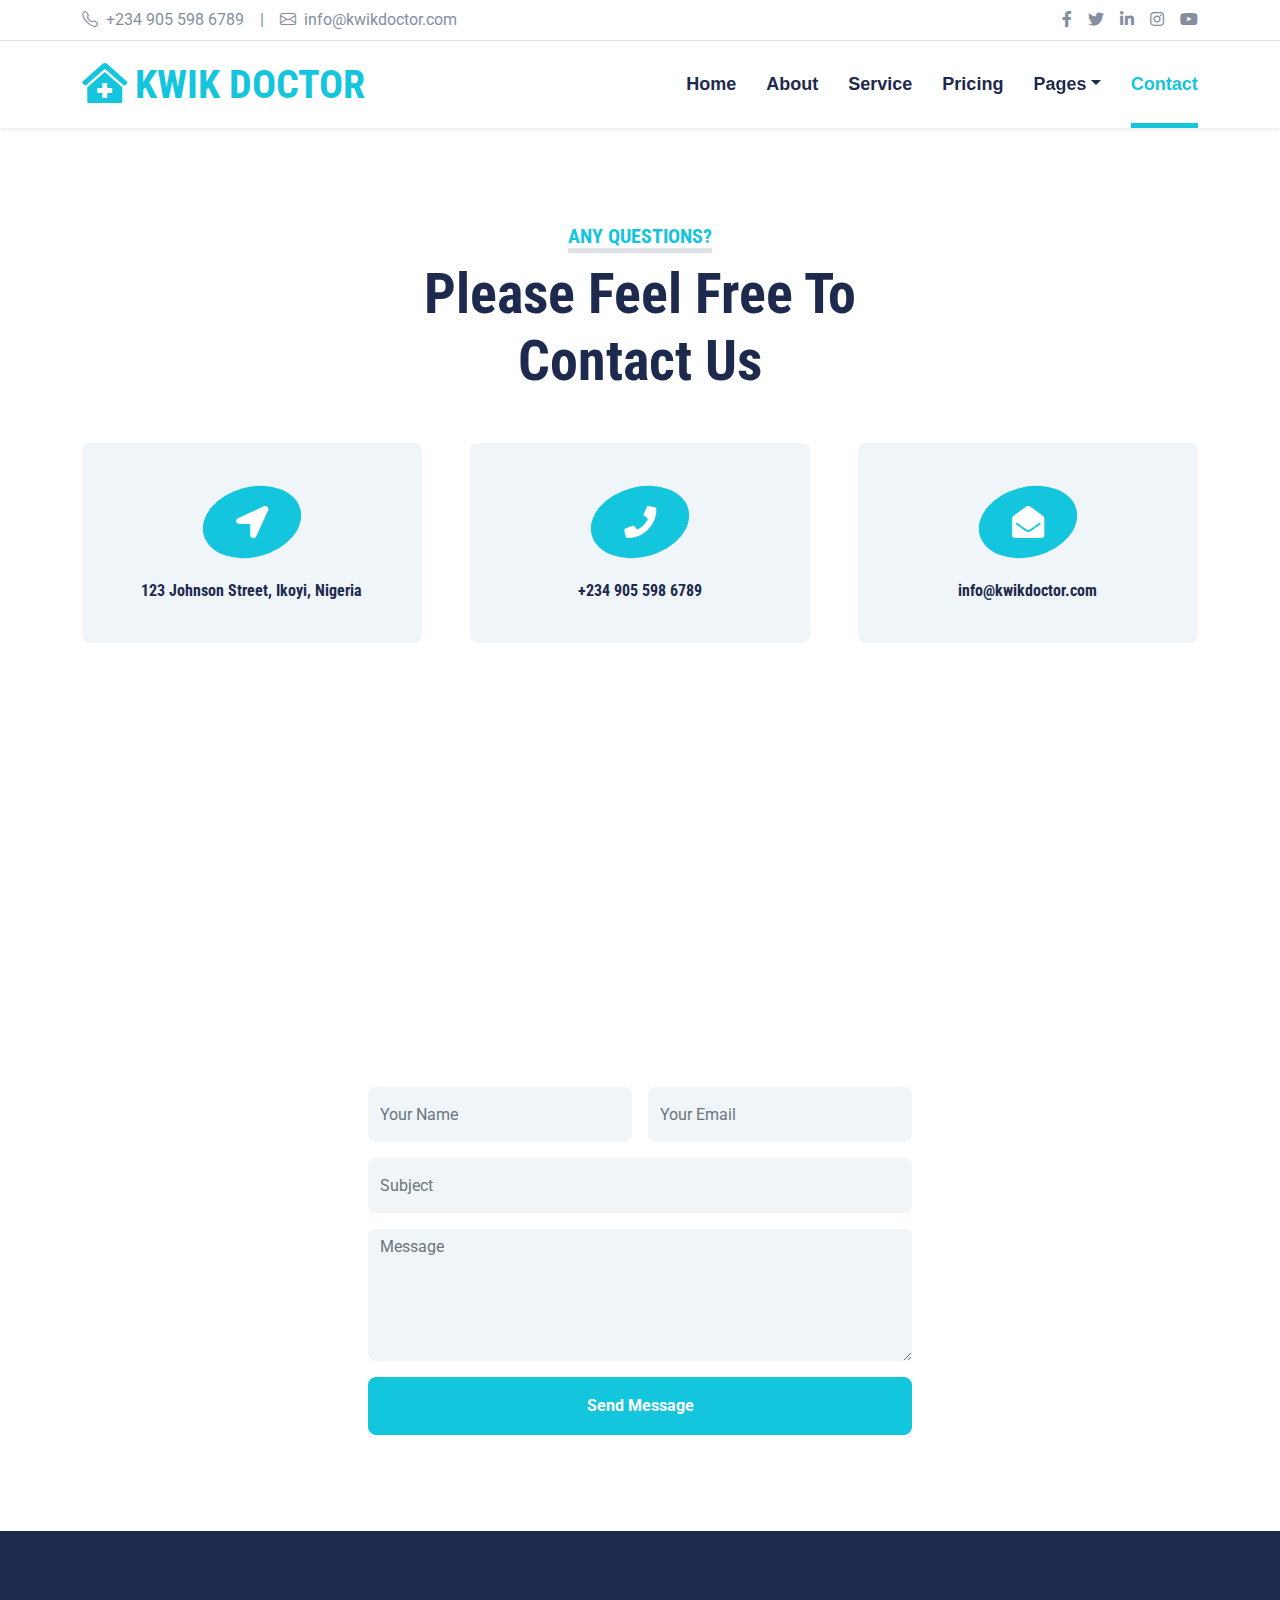
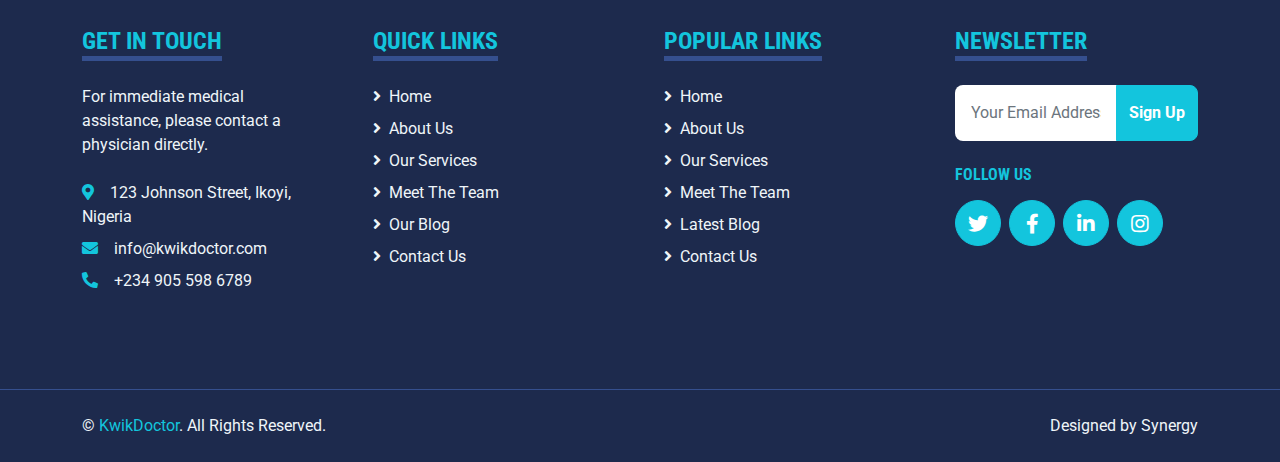
<file: contact.html>
<!DOCTYPE html>
<html lang="en">

<head>
    <meta charset="utf-8" />
    <title>KWIK DOCTOR</title>
    <meta content="width=device-width, initial-scale=1.0" name="viewport">
    <meta content="KWIK DOCTOR" name="keywords">
    <meta content="KWIK DOCTOR" name="description">



    <!-- Favicon -->
    <link href="img/favicon.ico" rel="icon" />

    <!-- Google Web Fonts -->
    <link rel="preconnect" href="https://fonts.gstatic.com" />
    <link
        href="https://fonts.googleapis.com/css2?family=Roboto+Condensed:wght@400;700&family=Roboto:wght@400;700&display=swap"
        rel="stylesheet" />

    <!-- Icon Font Stylesheet -->
    <link href="https://cdnjs.cloudflare.com/ajax/libs/font-awesome/5.15.0/css/all.min.css" rel="stylesheet" />
    <link href="https://cdn.jsdelivr.net/npm/bootstrap-icons@1.4.1/font/bootstrap-icons.css" rel="stylesheet" />

    <!-- Libraries Stylesheet -->
    <link href="lib/owlcarousel/assets/owl.carousel.min.css" rel="stylesheet" />
    <link href="lib/tempusdominus/css/tempusdominus-bootstrap-4.min.css" rel="stylesheet" />

    <!-- Customized Bootstrap Stylesheet -->
    <link href="./bootstrap.min.css" rel="stylesheet" />

    <!-- Template Stylesheet -->
    <link href="./style.css" rel="stylesheet" />
</head>

<body>
    <!-- Topbar Start -->
    <div class="container-fluid py-2 border-bottom d-none d-lg-block">
        <div class="container">
            <div class="row">
                <div class="col-md-6 text-center text-lg-start mb-2 mb-lg-0">
                    <div class="d-inline-flex align-items-center">
                        <a class="text-decoration-none text-body pe-3" href=""><i class="bi bi-telephone me-2"></i>+234
                            905 598 6789</a>
                        <span class="text-body">|</span>
                        <a class="text-decoration-none text-body px-3" href=""><i
                                class="bi bi-envelope me-2"></i>info@kwikdoctor.com</a>
                    </div>
                </div>
                <div class="col-md-6 text-center text-lg-end">
                    <div class="d-inline-flex align-items-center">
                        <a class="text-body px-2" href="">
                            <i class="fab fa-facebook-f"></i>
                        </a>
                        <a class="text-body px-2" href="">
                            <i class="fab fa-twitter"></i>
                        </a>
                        <a class="text-body px-2" href="">
                            <i class="fab fa-linkedin-in"></i>
                        </a>
                        <a class="text-body px-2" href="">
                            <i class="fab fa-instagram"></i>
                        </a>
                        <a class="text-body ps-2" href="">
                            <i class="fab fa-youtube"></i>
                        </a>
                    </div>
                </div>
            </div>
        </div>
    </div>
    <!-- Topbar End -->

    <!-- Navbar Start -->
    <div class="container-fluid sticky-top bg-white shadow-sm mb-5">
        <div class="container">
            <nav class="navbar navbar-expand-lg bg-white navbar-light py-3 py-lg-0">
                <a href="index.html" class="navbar-brand">
                    <h1 class="m-0 text-uppercase text-primary">
                        <i class="fa fa-clinic-medical me-2"></i>KWIK DOCTOR
                    </h1>
                </a>
                <button class="navbar-toggler" type="button" data-bs-toggle="collapse" data-bs-target="#navbarCollapse">
                    <span class="navbar-toggler-icon"></span>
                </button>
                <div class="collapse navbar-collapse" id="navbarCollapse">
                    <div class="navbar-nav ms-auto py-0">
                        <a href="index.html" class="nav-item nav-link">Home</a>
                        <a href="about.html" class="nav-item nav-link">About</a>
                        <a href="service.html" class="nav-item nav-link">Service</a>
                        <a href="price.html" class="nav-item nav-link">Pricing</a>
                        <div class="nav-item dropdown">
                            <a href="#" class="nav-link dropdown-toggle" data-bs-toggle="dropdown">Pages</a>
                            <div class="dropdown-menu m-0">
                                <a href="blog.html" class="dropdown-item">Blog Grid</a>
                                <a href="detail.html" class="dropdown-item">Blog Detail</a>
                                <a href="team.html" class="dropdown-item">The Team</a>
                                <a href="testimonial.html" class="dropdown-item">Testimonial</a>
                                <a href="appointment.html" class="dropdown-item">Appointment</a>
                                <a href="search.html" class="dropdown-item">Search</a>
                            </div>
                        </div>
                        <a href="contact.html" class="nav-item nav-link active">Contact</a>
                    </div>
                </div>
            </nav>
        </div>
    </div>
    <!-- Navbar End -->

    <!-- Contact Start -->
    <div class="container-fluid pt-5">
        <div class="container">
            <div class="text-center mx-auto mb-5" style="max-width: 500px">
                <h5 class="d-inline-block text-primary text-uppercase border-bottom border-5">
                    Any Questions?
                </h5>
                <h1 class="display-4">Please Feel Free To Contact Us</h1>
            </div>
            <div class="row g-5 mb-5">
                <div class="col-lg-4">
                    <div class="bg-light rounded d-flex flex-column align-items-center justify-content-center text-center"
                        style="height: 200px">
                        <div class="d-flex align-items-center justify-content-center bg-primary rounded-circle mb-4"
                            style="width: 100px; height: 70px; transform: rotate(-15deg)">
                            <i class="fa fa-2x fa-location-arrow text-white" style="transform: rotate(15deg)"></i>
                        </div>
                        <h6 class="mb-0">123 Johnson Street, Ikoyi, Nigeria</h6>
                    </div>
                </div>
                <div class="col-lg-4">
                    <div class="bg-light rounded d-flex flex-column align-items-center justify-content-center text-center"
                        style="height: 200px">
                        <div class="d-flex align-items-center justify-content-center bg-primary rounded-circle mb-4"
                            style="width: 100px; height: 70px; transform: rotate(-15deg)">
                            <i class="fa fa-2x fa-phone text-white" style="transform: rotate(15deg)"></i>
                        </div>
                        <h6 class="mb-0">+234 905 598 6789</h6>
                    </div>
                </div>
                <div class="col-lg-4">
                    <div class="bg-light rounded d-flex flex-column align-items-center justify-content-center text-center"
                        style="height: 200px">
                        <div class="d-flex align-items-center justify-content-center bg-primary rounded-circle mb-4"
                            style="width: 100px; height: 70px; transform: rotate(-15deg)">
                            <i class="fa fa-2x fa-envelope-open text-white" style="transform: rotate(15deg)"></i>
                        </div>
                        <h6 class="mb-0">info@kwikdoctor.com</h6>
                    </div>
                </div>
            </div>
            <div class="row">
                <div class="col-12" style="height: 500px">
                    <div class="position-relative h-100">
                        <iframe
                            src="https://www.google.com/maps/embed?pb=!1m18!1m12!1m3!1d12905.48068279373!2d3.424578216150752!3d6.450021097318346!2m3!1f0!2f0!3f0!3m2!1i1024!2i768!4f13.1!3m3!1m2!1s0x103bf4c4c84b52bb%3A0x5faec50ebdf1a1ea!2sIkoyi!5e1!3m2!1sen!2sng!4v1662923197231!5m2!1sen!2sng"
                            width="1120" height="500" frameborder="0" style="border: 0" allowfullscreen=""
                            loading="lazy" referrerpolicy="no-referrer-when-downgrade" aria-hidden="false">
                        </iframe>
                    </div>
                </div>
            </div>
            <div class="row justify-content-center position-relative" style="margin-top: -200px; z-index: 1">
                <div class="col-lg-8">
                    <div class="bg-white rounded p-5 m-5 mb-0">
                        <form>
                            <div class="row g-3">
                                <div class="col-12 col-sm-6">
                                    <input type="text" class="form-control bg-light border-0" placeholder="Your Name"
                                        style="height: 55px" />
                                </div>
                                <div class="col-12 col-sm-6">
                                    <input type="email" class="form-control bg-light border-0" placeholder="Your Email"
                                        style="height: 55px" />
                                </div>
                                <div class="col-12">
                                    <input type="text" class="form-control bg-light border-0" placeholder="Subject"
                                        style="height: 55px" />
                                </div>
                                <div class="col-12">
                                    <textarea class="form-control bg-light border-0" rows="5"
                                        placeholder="Message"></textarea>
                                </div>
                                <div class="col-12">
                                    <button class="btn btn-primary w-100 py-3" type="submit">
                                        Send Message
                                    </button>
                                </div>
                            </div>
                        </form>
                    </div>
                </div>
            </div>
        </div>
    </div>
    <!-- Contact End -->

    <!-- Footer Start -->

    <div class="container-fluid bg-dark text-light mt-5 py-5">
        <div class="container py-5">
            <div class="row g-5">
                <div class="col-lg-3 col-md-6">
                    <h4 class="d-inline-block text-primary text-uppercase border-bottom border-5 border-secondary mb-4">
                        Get In Touch</h4>
                    <p class="mb-4">For immediate medical assistance, please contact a physician directly.</p>
                    <p class="mb-2"><i class="fa fa-map-marker-alt text-primary me-3"></i>123 Johnson Street, Ikoyi,
                        Nigeria</p>
                    <p class="mb-2"><i class="fa fa-envelope text-primary me-3"></i>info@kwikdoctor.com</p>
                    <p class="mb-0"><i class="fa fa-phone-alt text-primary me-3"></i>+234 905 598 6789</p>
                </div>
                <div class="col-lg-3 col-md-6">
                    <h4 class="d-inline-block text-primary text-uppercase border-bottom border-5 border-secondary mb-4">
                        Quick Links</h4>
                    <div class="d-flex flex-column justify-content-start">
                        <a class="text-light mb-2" href="index.html"><i class="fa fa-angle-right me-2"></i>Home</a>
                        <a class="text-light mb-2" href="about.html"><i class="fa fa-angle-right me-2"></i>About Us</a>
                        <a class="text-light mb-2" href="service.html"><i class="fa fa-angle-right me-2"></i>Our Services</a>
                        <a class="text-light mb-2" href="team.html"><i class="fa fa-angle-right me-2"></i>Meet The Team</a>
                        <a class="text-light mb-2" href="blog.html"><i class="fa fa-angle-right me-2"></i>Our Blog</a>
                        <a class="text-light" href="contact.html"><i class="fa fa-angle-right me-2"></i>Contact Us</a>
                    </div>
                </div>
                <div class="col-lg-3 col-md-6">
                    <h4 class="d-inline-block text-primary text-uppercase border-bottom border-5 border-secondary mb-4">
                        Popular Links</h4>
                    <div class="d-flex flex-column justify-content-start">
                        <a class="text-light mb-2" href="index.html"><i class="fa fa-angle-right me-2"></i>Home</a>
                        <a class="text-light mb-2" href="about.html"><i class="fa fa-angle-right me-2"></i>About Us</a>
                        <a class="text-light mb-2" href="service.html"><i class="fa fa-angle-right me-2"></i>Our Services</a>
                        <a class="text-light mb-2" href="team.html"><i class="fa fa-angle-right me-2"></i>Meet The Team</a>
                        <a class="text-light mb-2" href="detail.html"><i class="fa fa-angle-right me-2"></i>Latest Blog</a>
                        <a class="text-light" href="contact.html"><i class="fa fa-angle-right me-2"></i>Contact Us</a>
                    </div>
                </div>
                <div class="col-lg-3 col-md-6">
                    <h4 class="d-inline-block text-primary text-uppercase border-bottom border-5 border-secondary mb-4">
                        Newsletter</h4>
                    <form action="">
                        <div class="input-group">
                            <input type="text" class="form-control p-3 border-0" placeholder="Your Email Address">
                            <button class="btn btn-primary">Sign Up</button>
                        </div>
                    </form>
                    <h6 class="text-primary text-uppercase mt-4 mb-3">Follow Us</h6>
                    <div class="d-flex">
                        <a class="btn btn-lg btn-primary btn-lg-square rounded-circle me-2" href="#"><i
                                class="fab fa-twitter"></i></a>
                        <a class="btn btn-lg btn-primary btn-lg-square rounded-circle me-2" href="#"><i
                                class="fab fa-facebook-f"></i></a>
                        <a class="btn btn-lg btn-primary btn-lg-square rounded-circle me-2" href="#"><i
                                class="fab fa-linkedin-in"></i></a>
                        <a class="btn btn-lg btn-primary btn-lg-square rounded-circle" href="#"><i
                                class="fab fa-instagram"></i></a>
                    </div>
                </div>
            </div>
        </div>
    </div>
    <div class="container-fluid bg-dark text-light border-top border-secondary py-4">
        <div class="container">
            <div class="row g-5">
                <div class="col-md-6 text-center text-md-start">
                    <p class="mb-md-0">&copy; <a class="text-primary" href="#">KwikDoctor</a>. All Rights Reserved.</p>
                </div>
                <div class="col-md-6 text-center text-md-end">
                    <p class="mb-0">Designed by Synergy</p>
                </div>
            </div>
        </div>
    </div>



    <!-- Footer End -->

    <!-- Back to Top -->
    <a href="#" class="btn btn-lg btn-primary btn-lg-square back-to-top"><i class="bi bi-arrow-up"></i></a>

    <!-- JavaScript Libraries -->
    <script src="https://code.jquery.com/jquery-3.4.1.min.js"></script>
    <script src="https://cdn.jsdelivr.net/npm/bootstrap@5.0.0/dist/js/bootstrap.bundle.min.js"></script>
    <script src="lib/easing/easing.min.js"></script>
    <script src="lib/waypoints/waypoints.min.js"></script>
    <script src="lib/owlcarousel/owl.carousel.min.js"></script>
    <script src="lib/tempusdominus/js/moment.min.js"></script>
    <script src="lib/tempusdominus/js/moment-timezone.min.js"></script>
    <script src="lib/tempusdominus/js/tempusdominus-bootstrap-4.min.js"></script>

    <!-- Template Javascript -->
    <script src="main.js"></script>
</body>

</html>
</file>
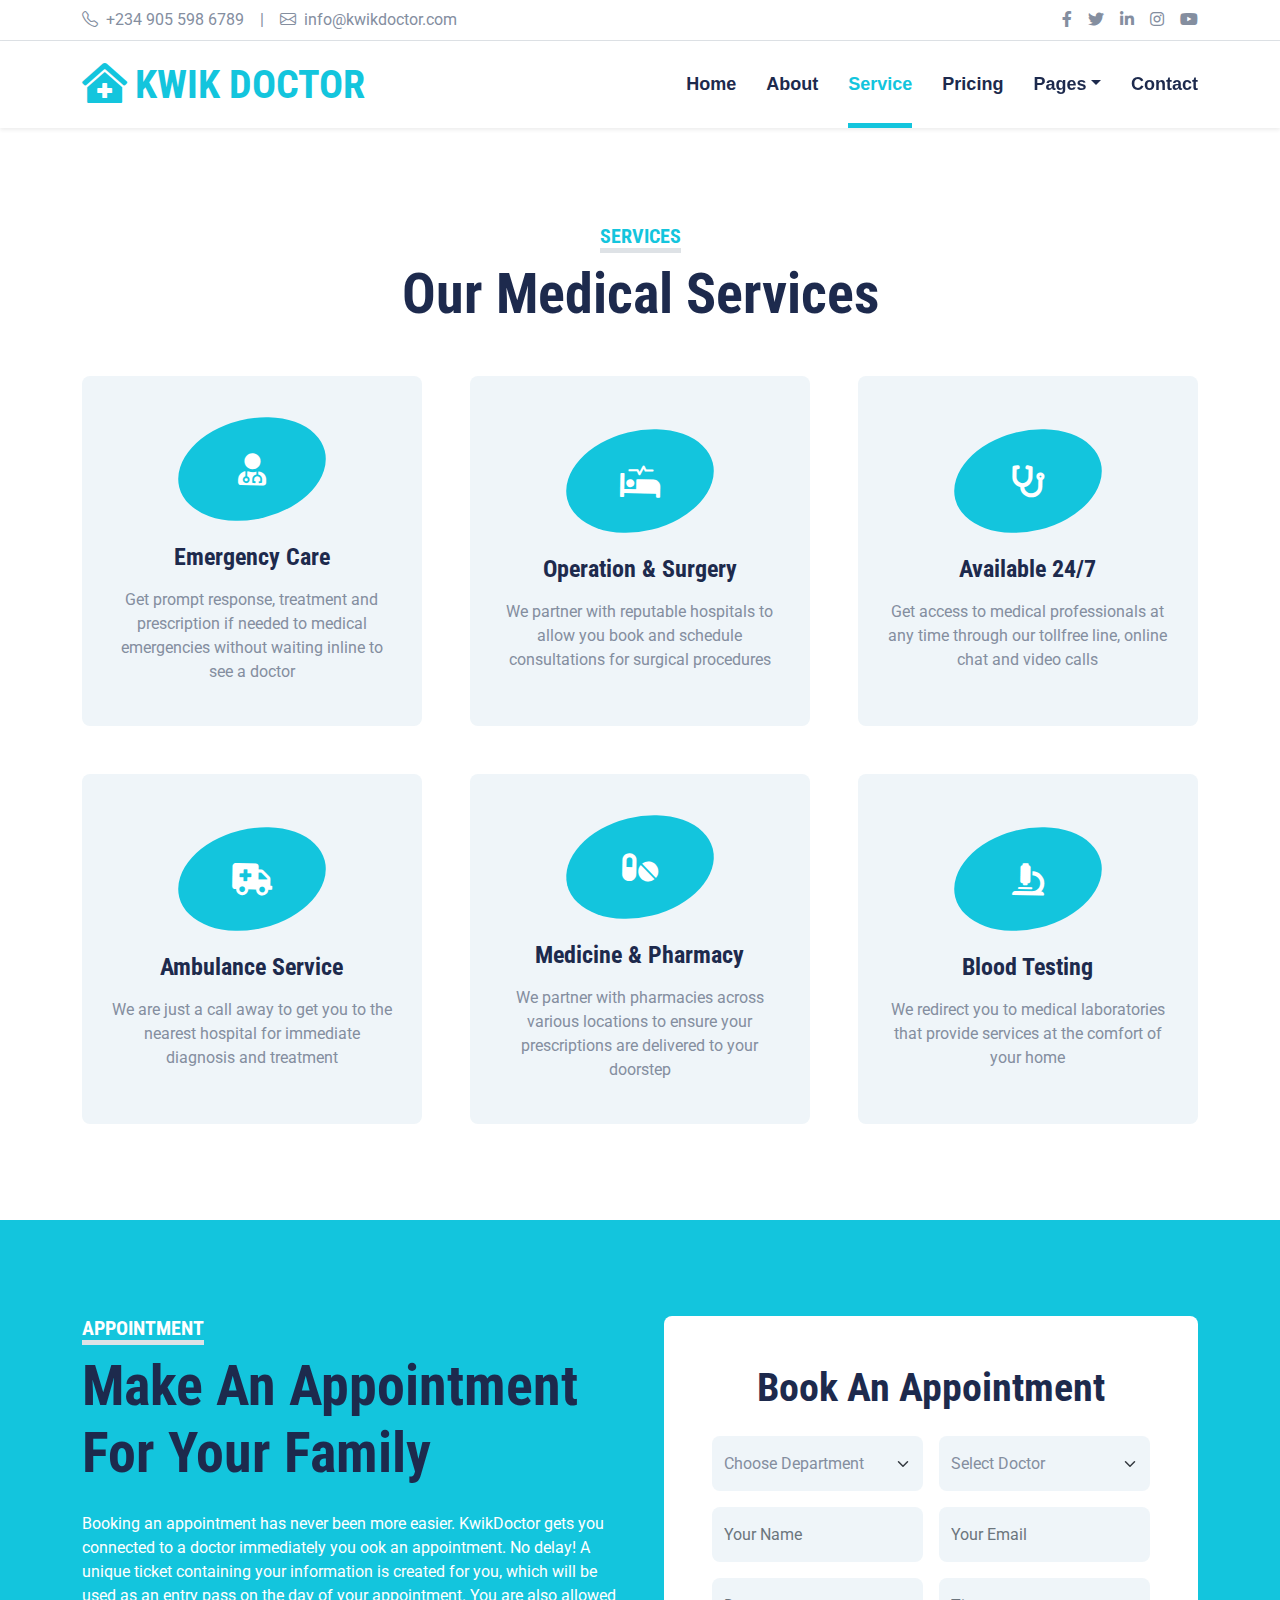
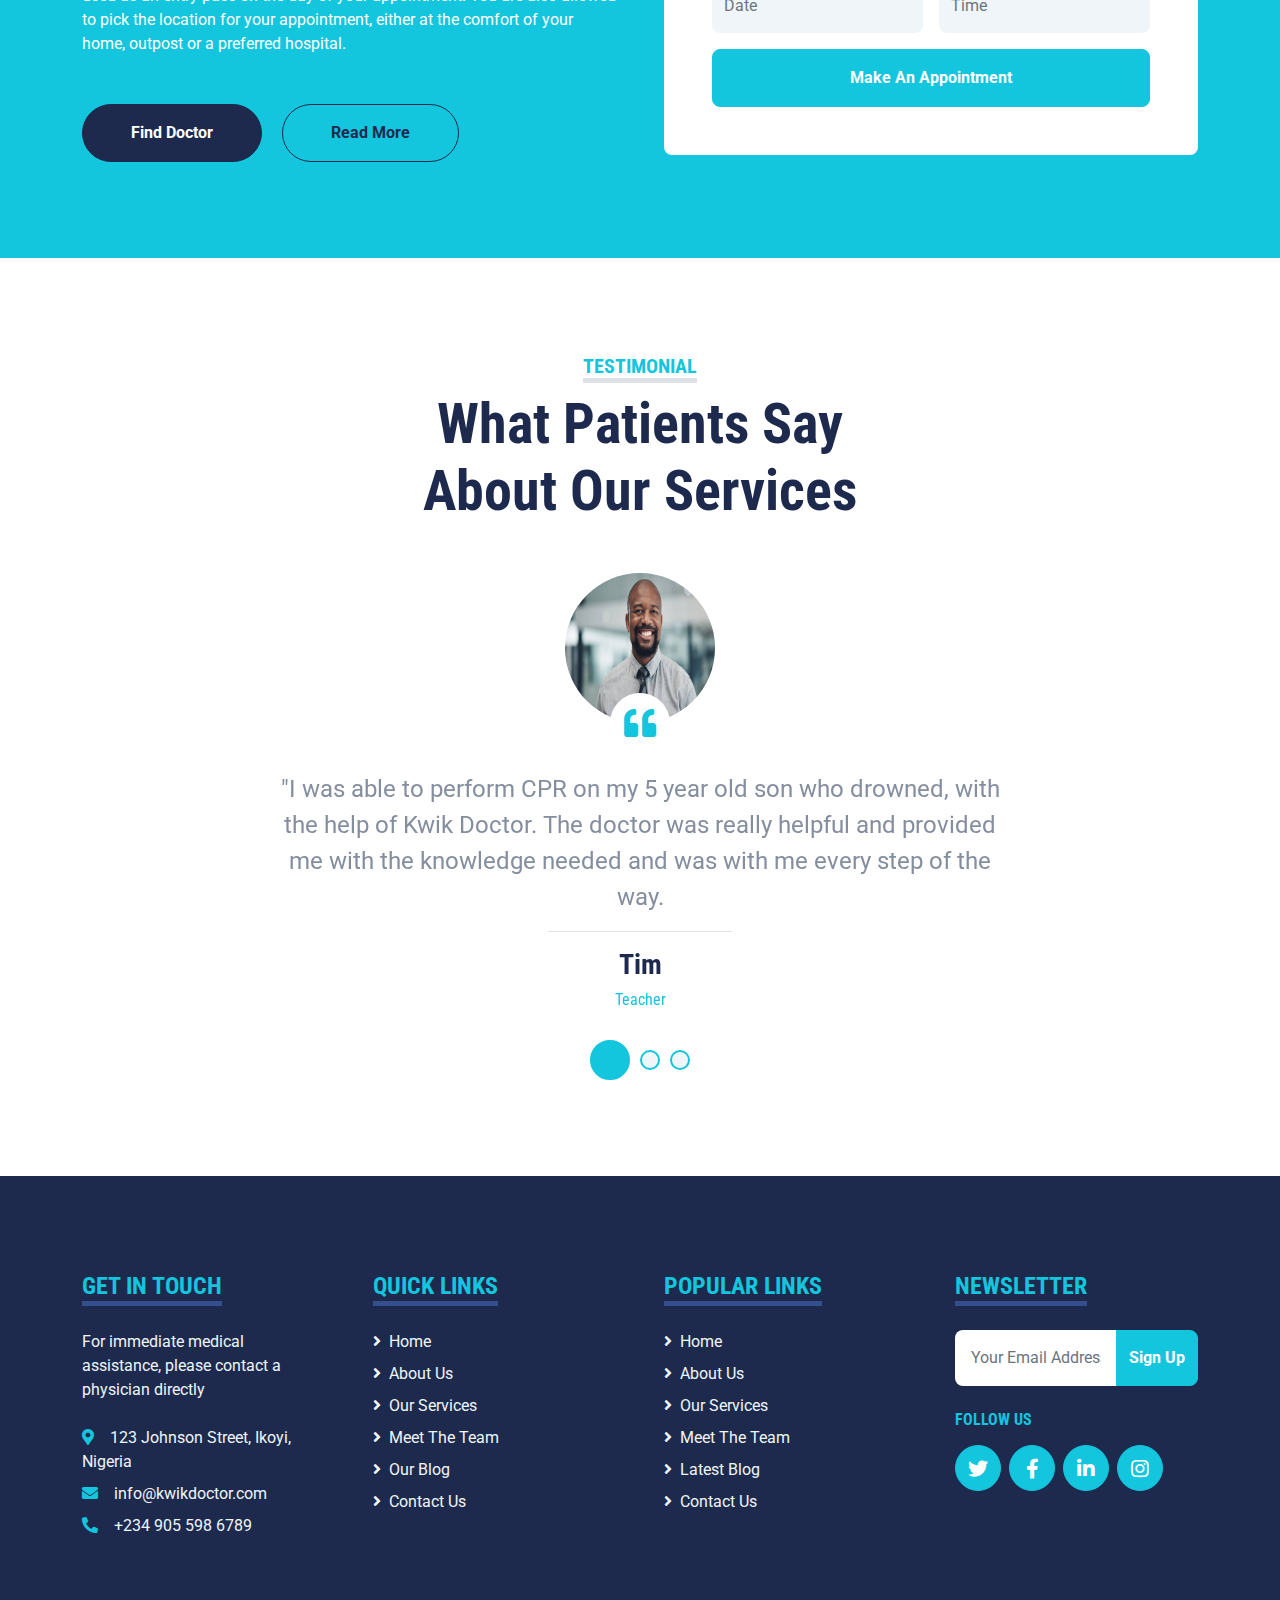
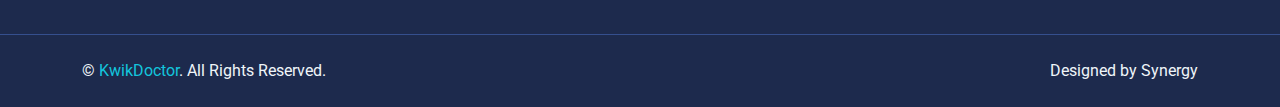
<file: service.html>
<!DOCTYPE html>
<html lang="en">

    <head>
        <meta charset="utf-8">
        <title>KWIK DOCTOR</title>
        <meta content="width=device-width, initial-scale=1.0" name="viewport">
        <meta content="KWIK DOCTOR" name="keywords">
        <meta content="KWIK DOCTOR" name="description">
    
        <!-- Favicon -->
        <link href="img/favicon.ico" rel="icon">
    
        <!-- Google Web Fonts -->
        <link rel="preconnect" href="https://fonts.gstatic.com">
        <link href="https://fonts.googleapis.com/css2?family=Roboto+Condensed:wght@400;700&family=Roboto:wght@400;700&display=swap" rel="stylesheet">  
    
        <!-- Icon Font Stylesheet -->
        <link href="https://cdnjs.cloudflare.com/ajax/libs/font-awesome/5.15.0/css/all.min.css" rel="stylesheet">
        <link href="https://cdn.jsdelivr.net/npm/bootstrap-icons@1.4.1/font/bootstrap-icons.css" rel="stylesheet">
    
        <!-- Libraries Stylesheet -->
        <link href="lib/owlcarousel/assets/owl.carousel.min.css" rel="stylesheet">
        <link href="lib/tempusdominus/css/tempusdominus-bootstrap-4.min.css" rel="stylesheet" />
    
        <!-- Customized Bootstrap Stylesheet -->
        <link href="./bootstrap.min.css" rel="stylesheet">
    
        <!-- Template Stylesheet -->
        <link href="./style.css" rel="stylesheet">
    </head>

<body>
    <!-- Topbar Start -->
    <div class="container-fluid py-2 border-bottom d-none d-lg-block">
        <div class="container">
            <div class="row">
                <div class="col-md-6 text-center text-lg-start mb-2 mb-lg-0">
                    <div class="d-inline-flex align-items-center">
                        <a class="text-decoration-none text-body pe-3" href=""><i class="bi bi-telephone me-2"></i>+234 905 598 6789</a>
                        <span class="text-body">|</span>
                        <a class="text-decoration-none text-body px-3" href=""><i class="bi bi-envelope me-2"></i>info@kwikdoctor.com</a>
                    </div>
                </div>
                <div class="col-md-6 text-center text-lg-end">
                    <div class="d-inline-flex align-items-center">
                        <a class="text-body px-2" href="">
                            <i class="fab fa-facebook-f"></i>
                        </a>
                        <a class="text-body px-2" href="">
                            <i class="fab fa-twitter"></i>
                        </a>
                        <a class="text-body px-2" href="">
                            <i class="fab fa-linkedin-in"></i>
                        </a>
                        <a class="text-body px-2" href="">
                            <i class="fab fa-instagram"></i>
                        </a>
                        <a class="text-body ps-2" href="">
                            <i class="fab fa-youtube"></i>
                        </a>
                    </div>
                </div>
            </div>
        </div>
    </div>
    <!-- Topbar End -->


    <!-- Navbar Start -->
    <div class="container-fluid sticky-top bg-white shadow-sm mb-5">
        <div class="container">
            <nav class="navbar navbar-expand-lg bg-white navbar-light py-3 py-lg-0">
                <a href="index.html" class="navbar-brand">
                    <h1 class="m-0 text-uppercase text-primary"><i class="fa fa-clinic-medical me-2"></i>Kwik Doctor</h1>
                </a>
                <button class="navbar-toggler" type="button" data-bs-toggle="collapse" data-bs-target="#navbarCollapse">
                    <span class="navbar-toggler-icon"></span>
                </button>
                <div class="collapse navbar-collapse" id="navbarCollapse">
                    <div class="navbar-nav ms-auto py-0">
                        <a href="index.html" class="nav-item nav-link">Home</a>
                        <a href="about.html" class="nav-item nav-link">About</a>
                        <a href="service.html" class="nav-item nav-link active">Service</a>
                        <a href="price.html" class="nav-item nav-link">Pricing</a>
                        <div class="nav-item dropdown">
                            <a href="#" class="nav-link dropdown-toggle" data-bs-toggle="dropdown">Pages</a>
                            <div class="dropdown-menu m-0">
                                <a href="blog.html" class="dropdown-item">Blog Grid</a>
                                <a href="detail.html" class="dropdown-item">Blog Detail</a>
                                <a href="team.html" class="dropdown-item">The Team</a>
                                <a href="testimonial.html" class="dropdown-item">Testimonial</a>
                                <a href="appointment.html" class="dropdown-item">Appointment</a>
                                <a href="search.html" class="dropdown-item">Search</a>
                            </div>
                        </div>
                        <a href="contact.html" class="nav-item nav-link">Contact</a>
                    </div>
                </div>
            </nav>
        </div>
    </div>
    <!-- Navbar End -->
    

    <!-- Services Start -->
    <div class="container-fluid py-5">
        <div class="container">
            <div class="text-center mx-auto mb-5" style="max-width: 500px;">
                <h5 class="d-inline-block text-primary text-uppercase border-bottom border-5">Services</h5>
                <h1 class="display-4">Our Medical Services</h1>
            </div>
            <div class="row g-5">
                <div class="col-lg-4 col-md-6">
                    <div class="service-item bg-light rounded d-flex flex-column align-items-center justify-content-center text-center">
                        <div class="service-icon mb-4">
                            <i class="fa fa-2x fa-user-md text-white"></i>
                        </div>
                        <h4 class="mb-3">Emergency Care</h4>
                        <p class="m-0">Get prompt response, treatment and prescription if needed to medical emergencies without waiting inline to see a doctor</p>
                        <a class="btn btn-lg btn-primary rounded-pill" href="">
                            <i class="bi bi-arrow-right"></i>
                        </a>
                    </div>
                </div>
                <div class="col-lg-4 col-md-6">
                    <div class="service-item bg-light rounded d-flex flex-column align-items-center justify-content-center text-center">
                        <div class="service-icon mb-4">
                            <i class="fa fa-2x fa-procedures text-white"></i>
                        </div>
                        <h4 class="mb-3">Operation & Surgery</h4>
                        <p class="m-0">We partner with reputable hospitals to allow you book and schedule consultations for surgical procedures</p>
                        <a class="btn btn-lg btn-primary rounded-pill" href="">
                            <i class="bi bi-arrow-right"></i>
                        </a>
                    </div>
                </div>
                <div class="col-lg-4 col-md-6">
                    <div class="service-item bg-light rounded d-flex flex-column align-items-center justify-content-center text-center">
                        <div class="service-icon mb-4">
                            <i class="fa fa-2x fa-stethoscope text-white"></i>
                        </div>
                        <h4 class="mb-3">Available 24/7</h4>
                        <p class="m-0">Get access to medical professionals at any time through our tollfree line, online chat and video calls</p> 
                        <a class="btn btn-lg btn-primary rounded-pill" href="">
                            <i class="bi bi-arrow-right"></i>
                        </a>
                    </div>
                </div>
                <div class="col-lg-4 col-md-6">
                    <div class="service-item bg-light rounded d-flex flex-column align-items-center justify-content-center text-center">
                        <div class="service-icon mb-4">
                            <i class="fa fa-2x fa-ambulance text-white"></i>
                        </div>
                        <h4 class="mb-3">Ambulance Service</h4>
                        <p class="m-0">We are just a call away to  get you to the nearest hospital for immediate diagnosis and treatment</p>
                        <a class="btn btn-lg btn-primary rounded-pill" href="">
                            <i class="bi bi-arrow-right"></i>
                        </a>
                    </div>
                </div>
                <div class="col-lg-4 col-md-6">
                    <div class="service-item bg-light rounded d-flex flex-column align-items-center justify-content-center text-center">
                        <div class="service-icon mb-4">
                            <i class="fa fa-2x fa-pills text-white"></i>
                        </div>
                        <h4 class="mb-3">Medicine & Pharmacy</h4>
                        <p class="m-0">We partner with pharmacies across various locations to ensure your prescriptions are delivered to your doorstep</p>
                        <a class="btn btn-lg btn-primary rounded-pill" href="">
                            <i class="bi bi-arrow-right"></i>
                        </a>
                    </div>
                </div>
                <div class="col-lg-4 col-md-6">
                    <div class="service-item bg-light rounded d-flex flex-column align-items-center justify-content-center text-center">
                        <div class="service-icon mb-4">
                            <i class="fa fa-2x fa-microscope text-white"></i>
                        </div>
                        <h4 class="mb-3">Blood Testing</h4>
                        <p class="m-0">We redirect you to medical laboratories that provide services at the comfort of your home</p>
                        <a class="btn btn-lg btn-primary rounded-pill" href="">
                            <i class="bi bi-arrow-right"></i>
                        </a>
                    </div>
                </div>
            </div>
        </div>
    </div>
    <!-- Services End -->


    <!-- Appointment Start -->
    <div class="container-fluid bg-primary my-5 py-5">
        <div class="container py-5">
            <div class="row gx-5">
                <div class="col-lg-6 mb-5 mb-lg-0">
                    <div class="mb-4">
                        <h5 class="d-inline-block text-white text-uppercase border-bottom border-5">Appointment</h5>
                        <h1 class="display-4">Make An Appointment For Your Family</h1>
                    </div>
                    <p class="text-white mb-5">Booking an appointment has never been more easier. KwikDoctor gets you connected to a doctor immediately you ook an appointment. No delay! A unique ticket containing your information is created for you, which will be used as an entry pass on the day of your appointment. You are also allowed to pick the location for your appointment, either at the comfort of your home, outpost or a preferred hospital.</p>
                    <a class="btn btn-dark rounded-pill py-3 px-5 me-3" href="">Find Doctor</a>
                    <a class="btn btn-outline-dark rounded-pill py-3 px-5" href="">Read More</a>
                </div>
                <div class="col-lg-6">
                    <div class="bg-white text-center rounded p-5">
                        <h1 class="mb-4">Book An Appointment</h1>
                        <form>
                            <div class="row g-3">
                                <div class="col-12 col-sm-6">
                                    <select class="form-select bg-light border-0" style="height: 55px;">
                                        <option selected> Choose Department</option>
                                        <option value="1">Cardiology</option>
                                        <option value="2">Obstetrics & Gynaecology</option>
                                        <option value="3">General Medicine</option>
                                        <option value="4">Pediatrics</option>
                                        <option value="5">Neurology</option>
                                        <option value="6">Dentistry</option>
                                    </select>
                                </div>
                                <div class="col-12 col-sm-6">
                                    <select class="form-select bg-light border-0" style="height: 55px;">
                                        <option selected>Select Doctor</option>
                                        <option value="1">Doctor Essien</option>
                                        <option value="2">Doctor Tomi</option>
                                        <option value="3">Doctor Jessica</option>
                                        <option value="3">Doctor Zaafirah</option>
                                    </select>
                                </div>
                                <div class="col-12 col-sm-6">
                                    <input type="text" class="form-control bg-light border-0" placeholder="Your Name" style="height: 55px;">
                                </div>
                                <div class="col-12 col-sm-6">
                                    <input type="email" class="form-control bg-light border-0" placeholder="Your Email" style="height: 55px;">
                                </div>
                                <div class="col-12 col-sm-6">
                                    <div class="date" id="date" data-target-input="nearest">
                                        <input type="text"
                                            class="form-control bg-light border-0 datetimepicker-input"
                                            placeholder="Date" data-target="#date" data-toggle="datetimepicker" style="height: 55px;">
                                    </div>
                                </div>
                                <div class="col-12 col-sm-6">
                                    <div class="time" id="time" data-target-input="nearest">
                                        <input type="text"
                                            class="form-control bg-light border-0 datetimepicker-input"
                                            placeholder="Time" data-target="#time" data-toggle="datetimepicker" style="height: 55px;">
                                    </div>
                                </div>
                                <div class="col-12">
                                    <button class="btn btn-primary w-100 py-3" type="submit">Make An Appointment</button>
                                </div>
                            </div>
                        </form>
                    </div>
                </div>
            </div>
        </div>
    </div>
    <!-- Appointment End -->


    <!-- Testimonial Start -->
    <div class="container-fluid py-5">
        <div class="container">
            <div class="text-center mx-auto mb-5" style="max-width: 500px;">
                <h5 class="d-inline-block text-primary text-uppercase border-bottom border-5">Testimonial</h5>
                <h1 class="display-4">What Patients Say About Our Services</h1>
            </div>
            <div class="row justify-content-center">
                <div class="col-lg-8">
                    <div class="owl-carousel testimonial-carousel">
                        <div class="testimonial-item text-center">
                            <div class="position-relative mb-5">
                                <img class="img-fluid rounded-circle mx-auto" src="./Images/Tim.jpg" alt="">
                                <div class="position-absolute top-100 start-50 translate-middle d-flex align-items-center justify-content-center bg-white rounded-circle" style="width: 60px; height: 60px;">
                                    <i class="fa fa-quote-left fa-2x text-primary"></i>
                                </div>
                            </div>
                            <p class="fs-4 fw-normal">"I was able to perform CPR on my 5 year old son who drowned, with the help of Kwik Doctor. The doctor was really helpful and provided me with the knowledge needed and was with me every step of the way.</p>
                            <hr class="w-25 mx-auto">
                            <h3>Tim</h3>
                            <h6 class="fw-normal text-primary mb-3">Teacher</h6>
                        </div>
                        <div class="testimonial-item text-center">
                            <div class="position-relative mb-5">
                                <img class="img-fluid rounded-circle mx-auto" src="./Images/Dami.jpg" alt="">
                                <div class="position-absolute top-100 start-50 translate-middle d-flex align-items-center justify-content-center bg-white rounded-circle" style="width: 60px; height: 60px;">
                                    <i class="fa fa-quote-left fa-2x text-primary"></i>
                                </div>
                            </div>
                            <p class="fs-4 fw-normal">"I have every confidence in referring friends, family or even strangers to Kwik Doctor. The doctors here are really kind, swift and knowledgeable."</p>
                            <hr class="w-25 mx-auto">
                            <h3>Dami</h3>
                            <h6 class="fw-normal text-primary mb-3">Baker</h6>
                        </div>
                        <div class="testimonial-item text-center">
                            <div class="position-relative mb-5">
                                <img class="img-fluid rounded-circle mx-auto" src="./Images/Dom.jpg" alt="">
                                <div class="position-absolute top-100 start-50 translate-middle d-flex align-items-center justify-content-center bg-white rounded-circle" style="width: 60px; height: 60px;">
                                    <i class="fa fa-quote-left fa-2x text-primary"></i>
                                </div>
                            </div>
                            <p class="fs-4 fw-normal">I'm a much happier and healthier version of myself thanks to Kwik Doctor."</p>
                            <hr class="w-25 mx-auto">
                            <h3>Dom</h3>
                            <h6 class="fw-normal text-primary mb-3">Engineer</h6>
                        </div>
                    </div>
                </div>
            </div>
        </div>
    </div>
    <!-- Testimonial End -->


    <!-- Footer Start -->
    <div class="container-fluid bg-dark text-light mt-5 py-5">
        <div class="container py-5">
            <div class="row g-5">
                <div class="col-lg-3 col-md-6">
                    <h4 class="d-inline-block text-primary text-uppercase border-bottom border-5 border-secondary mb-4">Get In Touch</h4>
                    <p class="mb-4">For immediate medical assistance, please contact a physician directly</p>
                    <p class="mb-2"><i class="fa fa-map-marker-alt text-primary me-3"></i>123 Johnson Street, Ikoyi, Nigeria</p>
                    <p class="mb-2"><i class="fa fa-envelope text-primary me-3"></i>info@kwikdoctor.com</p>
                    <p class="mb-0"><i class="fa fa-phone-alt text-primary me-3"></i>+234 905 598 6789</p>
                </div>
                <div class="col-lg-3 col-md-6">
                    <h4 class="d-inline-block text-primary text-uppercase border-bottom border-5 border-secondary mb-4">Quick Links</h4>
                    <div class="d-flex flex-column justify-content-start">
                        <a class="text-light mb-2" href="index.html"><i class="fa fa-angle-right me-2"></i>Home</a>
                        <a class="text-light mb-2" href="about.html"><i class="fa fa-angle-right me-2"></i>About Us</a>
                        <a class="text-light mb-2" href="service.html"><i class="fa fa-angle-right me-2"></i>Our Services</a>
                        <a class="text-light mb-2" href="team.html"><i class="fa fa-angle-right me-2"></i>Meet The Team</a>
                        <a class="text-light mb-2" href="blog.html"><i class="fa fa-angle-right me-2"></i>Our Blog</a>
                        <a class="text-light" href="contact.html"><i class="fa fa-angle-right me-2"></i>Contact Us</a>
                    </div>
                </div>
                <div class="col-lg-3 col-md-6">
                    <h4 class="d-inline-block text-primary text-uppercase border-bottom border-5 border-secondary mb-4">Popular Links</h4>
                    <div class="d-flex flex-column justify-content-start">
                        <a class="text-light mb-2" href="index.html"><i class="fa fa-angle-right me-2"></i>Home</a>
                        <a class="text-light mb-2" href="about.html"><i class="fa fa-angle-right me-2"></i>About Us</a>
                        <a class="text-light mb-2" href="service.html"><i class="fa fa-angle-right me-2"></i>Our Services</a>
                        <a class="text-light mb-2" href="team.html"><i class="fa fa-angle-right me-2"></i>Meet The Team</a>
                        <a class="text-light mb-2" href="detail.html"><i class="fa fa-angle-right me-2"></i>Latest Blog</a>
                        <a class="text-light" href="contact.html"><i class="fa fa-angle-right me-2"></i>Contact Us</a>
                    </div>
                </div>
                <div class="col-lg-3 col-md-6">
                    <h4 class="d-inline-block text-primary text-uppercase border-bottom border-5 border-secondary mb-4">Newsletter</h4>
                    <form action="">
                        <div class="input-group">
                            <input type="text" class="form-control p-3 border-0" placeholder="Your Email Address">
                            <button class="btn btn-primary">Sign Up</button>
                        </div>
                    </form>
                    <h6 class="text-primary text-uppercase mt-4 mb-3">Follow Us</h6>
                    <div class="d-flex">
                        <a class="btn btn-lg btn-primary btn-lg-square rounded-circle me-2" href="#"><i class="fab fa-twitter"></i></a>
                        <a class="btn btn-lg btn-primary btn-lg-square rounded-circle me-2" href="#"><i class="fab fa-facebook-f"></i></a>
                        <a class="btn btn-lg btn-primary btn-lg-square rounded-circle me-2" href="#"><i class="fab fa-linkedin-in"></i></a>
                        <a class="btn btn-lg btn-primary btn-lg-square rounded-circle" href="#"><i class="fab fa-instagram"></i></a>
                    </div>
                </div>
            </div>
        </div>
    </div>
    <div class="container-fluid bg-dark text-light border-top border-secondary py-4">
        <div class="container">
            <div class="row g-5">
                <div class="col-md-6 text-center text-md-start">
                    <p class="mb-md-0">&copy; <a class="text-primary" href="#">KwikDoctor</a>. All Rights Reserved.</p>
                </div>
                <div class="col-md-6 text-center text-md-end">
                    <p class="mb-0">Designed by Synergy</p>
                </div>
            </div>
        </div>
    </div>
    <!-- Footer End -->


    <!-- Back to Top -->
    <a href="#" class="btn btn-lg btn-primary btn-lg-square back-to-top"><i class="bi bi-arrow-up"></i></a>


    <!-- JavaScript Libraries -->
    <script src="https://code.jquery.com/jquery-3.4.1.min.js"></script>
    <script src="https://cdn.jsdelivr.net/npm/bootstrap@5.0.0/dist/js/bootstrap.bundle.min.js"></script>
    <script src="lib/easing/easing.min.js"></script>
    <script src="lib/waypoints/waypoints.min.js"></script>
    <script src="lib/owlcarousel/owl.carousel.min.js"></script>
    <script src="lib/tempusdominus/js/moment.min.js"></script>
    <script src="lib/tempusdominus/js/moment-timezone.min.js"></script>
    <script src="lib/tempusdominus/js/tempusdominus-bootstrap-4.min.js"></script>

    <!-- Template Javascript -->
    <script src="main.js"></script>
</body>

</html>
</file>
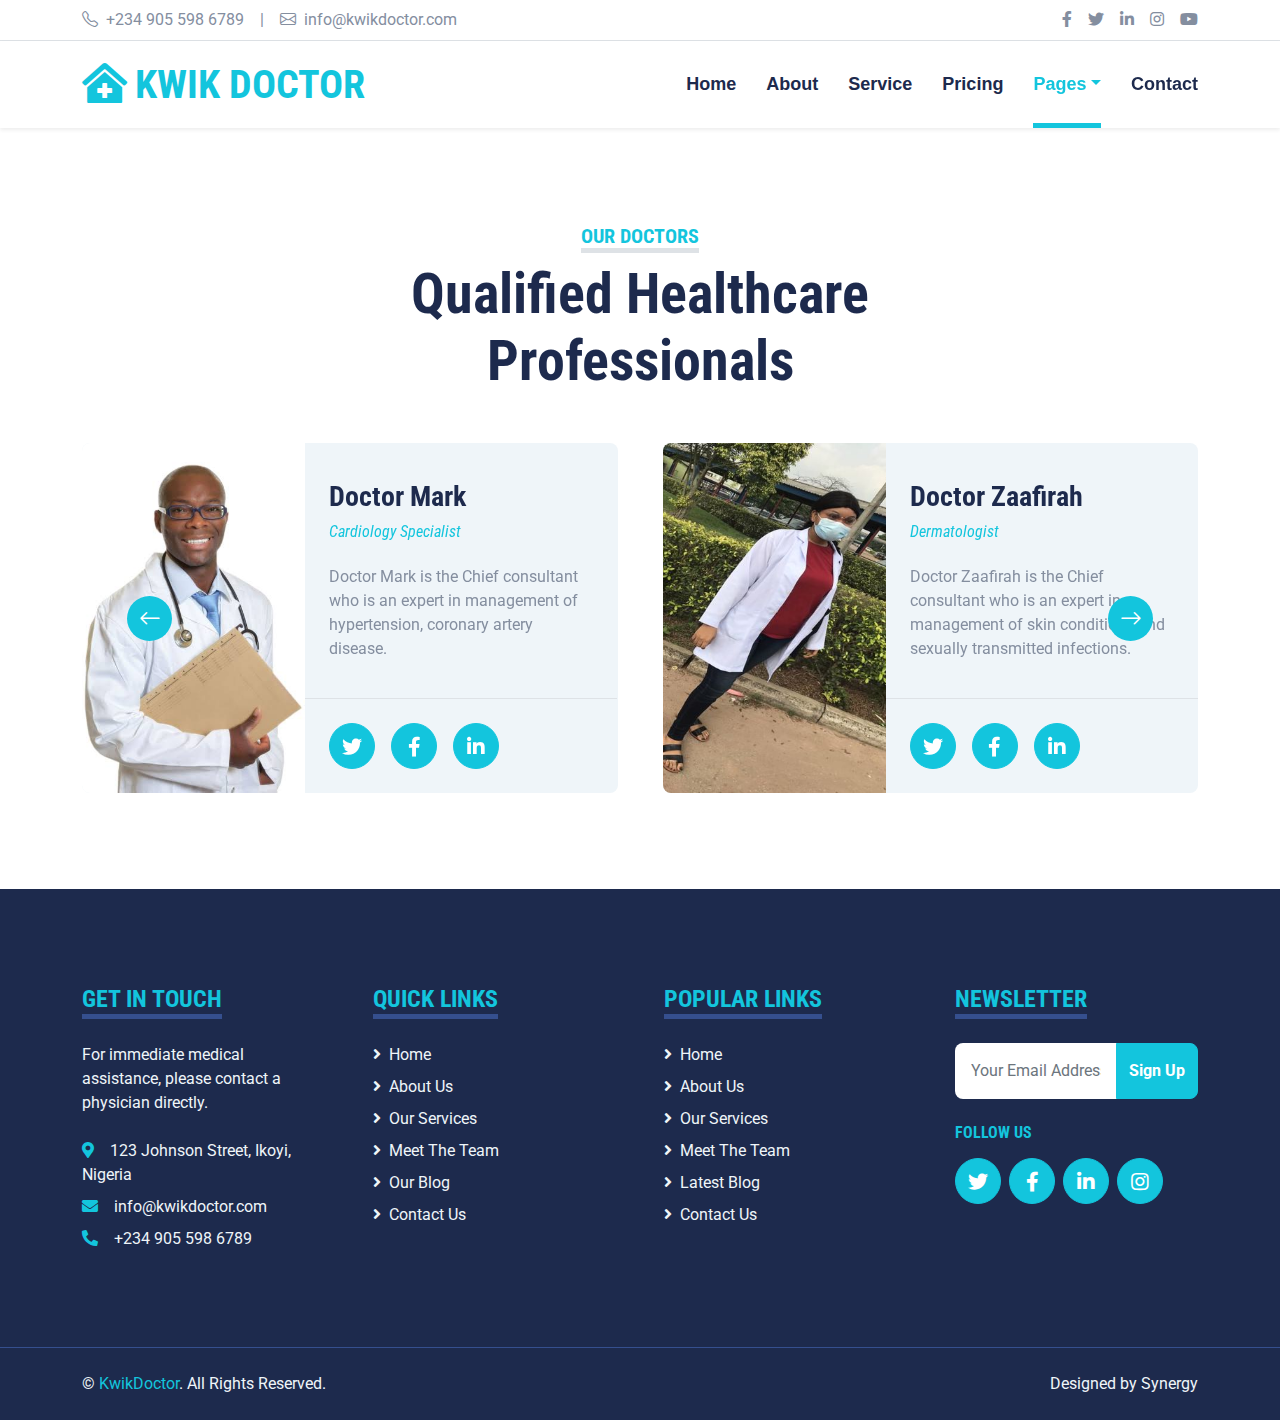
<file: team.html>
<!DOCTYPE html>
<html lang="en">

<head>
    <meta charset="utf-8">
    <title>KWIK DOCTOR</title>
    <meta content="width=device-width, initial-scale=1.0" name="viewport">
    <meta content="KWIK DOCTOR" name="keywords">
    <meta content="KWIK DOCTOR" name="description">

    <!-- Favicon -->
    <link href="img/favicon.ico" rel="icon">

    <!-- Google Web Fonts -->
    <link rel="preconnect" href="https://fonts.gstatic.com">
    <link href="https://fonts.googleapis.com/css2?family=Roboto+Condensed:wght@400;700&family=Roboto:wght@400;700&display=swap" rel="stylesheet">  

    <!-- Icon Font Stylesheet -->
    <link href="https://cdnjs.cloudflare.com/ajax/libs/font-awesome/5.15.0/css/all.min.css" rel="stylesheet">
    <link href="https://cdn.jsdelivr.net/npm/bootstrap-icons@1.4.1/font/bootstrap-icons.css" rel="stylesheet">

    <!-- Libraries Stylesheet -->
    <link href="lib/owlcarousel/assets/owl.carousel.min.css" rel="stylesheet">
    <link href="lib/tempusdominus/css/tempusdominus-bootstrap-4.min.css" rel="stylesheet" />

    <!-- Customized Bootstrap Stylesheet -->
    <link href="./bootstrap.min.css" rel="stylesheet">

    <!-- Template Stylesheet -->
    <link href="./style.css" rel="stylesheet">
</head>
<body>
    <!-- Topbar Start -->
    <div class="container-fluid py-2 border-bottom d-none d-lg-block">
        <div class="container">
            <div class="row">
                <div class="col-md-6 text-center text-lg-start mb-2 mb-lg-0">
                    <div class="d-inline-flex align-items-center">
                        <a class="text-decoration-none text-body pe-3" href=""><i class="bi bi-telephone me-2"></i>+234 905 598 6789</a>
                        <span class="text-body">|</span>
                        <a class="text-decoration-none text-body px-3" href=""><i class="bi bi-envelope me-2"></i>info@kwikdoctor.com</a>
                    </div>
                </div>
                <div class="col-md-6 text-center text-lg-end">
                    <div class="d-inline-flex align-items-center">
                        <a class="text-body px-2" href="">
                            <i class="fab fa-facebook-f"></i>
                        </a>
                        <a class="text-body px-2" href="">
                            <i class="fab fa-twitter"></i>
                        </a>
                        <a class="text-body px-2" href="">
                            <i class="fab fa-linkedin-in"></i>
                        </a>
                        <a class="text-body px-2" href="">
                            <i class="fab fa-instagram"></i>
                        </a>
                        <a class="text-body ps-2" href="">
                            <i class="fab fa-youtube"></i>
                        </a>
                    </div>
                </div>
            </div>
        </div>
    </div>
    <!-- Topbar End -->


    <!-- Navbar Start -->
    <div class="container-fluid sticky-top bg-white shadow-sm mb-5">
        <div class="container">
            <nav class="navbar navbar-expand-lg bg-white navbar-light py-3 py-lg-0">
                <a href="index.html" class="navbar-brand">
                    <h1 class="m-0 text-uppercase text-primary"><i class="fa fa-clinic-medical me-2"></i>KWIK DOCTOR</h1>
                </a>
                <button class="navbar-toggler" type="button" data-bs-toggle="collapse" data-bs-target="#navbarCollapse">
                    <span class="navbar-toggler-icon"></span>
                </button>
                <div class="collapse navbar-collapse" id="navbarCollapse">
                    <div class="navbar-nav ms-auto py-0">
                        <a href="index.html" class="nav-item nav-link">Home</a>
                        <a href="about.html" class="nav-item nav-link">About</a>
                        <a href="service.html" class="nav-item nav-link">Service</a>
                        <a href="price.html" class="nav-item nav-link">Pricing</a>
                        <div class="nav-item dropdown">
                            <a href="#" class="nav-link dropdown-toggle active" data-bs-toggle="dropdown">Pages</a>
                            <div class="dropdown-menu m-0">
                                <a href="blog.html" class="dropdown-item">Blog Grid</a>
                                <a href="detail.html" class="dropdown-item">Blog Detail</a>
                                <a href="team.html" class="dropdown-item active">The Team</a>
                                <a href="testimonial.html" class="dropdown-item">Testimonial</a>
                                <a href="appointment.html" class="dropdown-item">Appointment</a>
                                <a href="search.html" class="dropdown-item">Search</a>
                            </div>
                        </div>
                        <a href="contact.html" class="nav-item nav-link">Contact</a>
                    </div>
                </div>
            </nav>
        </div>
    </div>
    <!-- Navbar End -->


    <!-- Team Start -->
    <div class="container-fluid py-5">
        <div class="container">
            <div class="text-center mx-auto mb-5" style="max-width: 500px;">
                <h5 class="d-inline-block text-primary text-uppercase border-bottom border-5">Our Doctors</h5>
                <h1 class="display-4">Qualified Healthcare Professionals</h1>
            </div>
            <div class="owl-carousel team-carousel position-relative">
                <div class="team-item">
                    <div class="row g-0 bg-light rounded overflow-hidden">
                        <div class="col-12 col-sm-5 h-100">
                            <img class="img-fluid h-100" src="./Images/Dr Mark.jpg" style="object-fit: cover;">
                        </div>
                        <div class="col-12 col-sm-7 h-100 d-flex flex-column">
                            <div class="mt-auto p-4">
                                <h3>Doctor Mark</h3>
                                <h6 class="fw-normal fst-italic text-primary mb-4">Cardiology Specialist</h6>
                                <p class="m-0">Doctor Mark is the Chief consultant who is an expert in management of hypertension, coronary artery disease.
                                </p>
                            </div>
                            <div class="d-flex mt-auto border-top p-4">
                                <a class="btn btn-lg btn-primary btn-lg-square rounded-circle me-3" href="#"><i class="fab fa-twitter"></i></a>
                                <a class="btn btn-lg btn-primary btn-lg-square rounded-circle me-3" href="#"><i class="fab fa-facebook-f"></i></a>
                                <a class="btn btn-lg btn-primary btn-lg-square rounded-circle" href="#"><i class="fab fa-linkedin-in"></i></a>
                            </div>
                        </div>
                    </div>
                </div>
                <div class="team-item">
                    <div class="row g-0 bg-light rounded overflow-hidden">
                        <div class="col-12 col-sm-5 h-100">
                            <img class="img-fluid h-100" src="./Images/Dr Zaafirah.jpg" style="object-fit: cover;">
                        </div>
                        <div class="col-12 col-sm-7 h-100 d-flex flex-column">
                            <div class="mt-auto p-4">
                                <h3>Doctor Zaafirah</h3>
                                <h6 class="fw-normal fst-italic text-primary mb-4">Dermatologist</h6>
                                <p class="m-0">Doctor Zaafirah is the Chief consultant who is an expert in management of skin conditions and sexually transmitted infections.</p>
                            </div>
                            <div class="d-flex mt-auto border-top p-4">
                                <a class="btn btn-lg btn-primary btn-lg-square rounded-circle me-3" href="#"><i class="fab fa-twitter"></i></a>
                                <a class="btn btn-lg btn-primary btn-lg-square rounded-circle me-3" href="#"><i class="fab fa-facebook-f"></i></a>
                                <a class="btn btn-lg btn-primary btn-lg-square rounded-circle" href="#"><i class="fab fa-linkedin-in"></i></a>
                            </div>
                        </div>
                    </div>
                </div>
                <div class="team-item">
                    <div class="row g-0 bg-light rounded overflow-hidden">
                        <div class="col-12 col-sm-5 h-100">
                            <img class="img-fluid h-100" src="./Images/Dr Essien.jpg" style="object-fit: cover;">
                        </div>
                        <div class="col-12 col-sm-7 h-100 d-flex flex-column">
                            <div class="mt-auto p-4">
                                <h3>Doctor Essien</h3>
                                <h6 class="fw-normal fst-italic text-primary mb-4">Gynaecologist</h6>
                                <p class="m-0">Doctor Essien is the Consultant Obstetrician and Gynaecologist at Kwik Doctor. She is skilled in minimally invasive technique in treatment of endometriosis, uterine fibroid and other female gynecologic conditions. She is skilled in the management of medical conditions in pregnancy.</p>
                            </div>
                            <div class="d-flex mt-auto border-top p-4">
                                <a class="btn btn-lg btn-primary btn-lg-square rounded-circle me-3" href="#"><i class="fab fa-twitter"></i></a>
                                <a class="btn btn-lg btn-primary btn-lg-square rounded-circle me-3" href="#"><i class="fab fa-facebook-f"></i></a>
                                <a class="btn btn-lg btn-primary btn-lg-square rounded-circle" href="#"><i class="fab fa-linkedin-in"></i></a>
                            </div>
                        </div>
                    </div>
                </div>
            </div>
        </div>
    </div>
    <!-- Team End -->


    <!-- Footer Start -->
    <div class="container-fluid bg-dark text-light mt-5 py-5">
        <div class="container py-5">
            <div class="row g-5">
                <div class="col-lg-3 col-md-6">
                    <h4 class="d-inline-block text-primary text-uppercase border-bottom border-5 border-secondary mb-4">Get In Touch</h4>
                    <p class="mb-4">For immediate medical assistance, please contact a physician directly.</p>
                    <p class="mb-2"><i class="fa fa-map-marker-alt text-primary me-3"></i>123 Johnson Street, Ikoyi, Nigeria</p>
                    <p class="mb-2"><i class="fa fa-envelope text-primary me-3"></i>info@kwikdoctor.com</p>
                    <p class="mb-0"><i class="fa fa-phone-alt text-primary me-3"></i>+234 905 598 6789</p>
                </div>
                <div class="col-lg-3 col-md-6">
                    <h4 class="d-inline-block text-primary text-uppercase border-bottom border-5 border-secondary mb-4">Quick Links</h4>
                    <div class="d-flex flex-column justify-content-start">
                        <a class="text-light mb-2" href="index.html"><i class="fa fa-angle-right me-2"></i>Home</a>
                        <a class="text-light mb-2" href="about.html"><i class="fa fa-angle-right me-2"></i>About Us</a>
                        <a class="text-light mb-2" href="service.html"><i class="fa fa-angle-right me-2"></i>Our Services</a>
                        <a class="text-light mb-2" href="team.html"><i class="fa fa-angle-right me-2"></i>Meet The Team</a>
                        <a class="text-light mb-2" href="blog.html"><i class="fa fa-angle-right me-2"></i>Our Blog</a>
                        <a class="text-light" href="contact.html"><i class="fa fa-angle-right me-2"></i>Contact Us</a>
                    </div>
                </div>
                <div class="col-lg-3 col-md-6">
                    <h4 class="d-inline-block text-primary text-uppercase border-bottom border-5 border-secondary mb-4">Popular Links</h4>
                    <div class="d-flex flex-column justify-content-start">
                        <a class="text-light mb-2" href="index.html"><i class="fa fa-angle-right me-2"></i>Home</a>
                        <a class="text-light mb-2" href="about.html"><i class="fa fa-angle-right me-2"></i>About Us</a>
                        <a class="text-light mb-2" href="service.html"><i class="fa fa-angle-right me-2"></i>Our Services</a>
                        <a class="text-light mb-2" href="team.html"><i class="fa fa-angle-right me-2"></i>Meet The Team</a>
                        <a class="text-light mb-2" href="detail.html"><i class="fa fa-angle-right me-2"></i>Latest Blog</a>
                        <a class="text-light" href="contact.html"><i class="fa fa-angle-right me-2"></i>Contact Us</a>
                    </div>
                </div>
                <div class="col-lg-3 col-md-6">
                    <h4 class="d-inline-block text-primary text-uppercase border-bottom border-5 border-secondary mb-4">Newsletter</h4>
                    <form action="">
                        <div class="input-group">
                            <input type="text" class="form-control p-3 border-0" placeholder="Your Email Address">
                            <button class="btn btn-primary">Sign Up</button>
                        </div>
                    </form>
                    <h6 class="text-primary text-uppercase mt-4 mb-3">Follow Us</h6>
                    <div class="d-flex">
                        <a class="btn btn-lg btn-primary btn-lg-square rounded-circle me-2" href="#"><i class="fab fa-twitter"></i></a>
                        <a class="btn btn-lg btn-primary btn-lg-square rounded-circle me-2" href="#"><i class="fab fa-facebook-f"></i></a>
                        <a class="btn btn-lg btn-primary btn-lg-square rounded-circle me-2" href="#"><i class="fab fa-linkedin-in"></i></a>
                        <a class="btn btn-lg btn-primary btn-lg-square rounded-circle" href="#"><i class="fab fa-instagram"></i></a>
                    </div>
                </div>
            </div>
        </div>
    </div>
    <div class="container-fluid bg-dark text-light border-top border-secondary py-4">
        <div class="container">
            <div class="row g-5">
                <div class="col-md-6 text-center text-md-start">
                    <p class="mb-md-0">&copy; <a class="text-primary" href="#">KwikDoctor</a>. All Rights Reserved.</p>
                </div>
                <div class="col-md-6 text-center text-md-end">
                    <p class="mb-0">Designed by Synergy</p>
                </div>
            </div>
        </div>
    </div>
    <!-- Footer End -->


    <!-- Back to Top -->
    <a href="#" class="btn btn-lg btn-primary btn-lg-square back-to-top"><i class="bi bi-arrow-up"></i></a>


    <!-- JavaScript Libraries -->
    <script src="https://code.jquery.com/jquery-3.4.1.min.js"></script>
    <script src="https://cdn.jsdelivr.net/npm/bootstrap@5.0.0/dist/js/bootstrap.bundle.min.js"></script>
    <script src="lib/easing/easing.min.js"></script>
    <script src="lib/waypoints/waypoints.min.js"></script>
    <script src="lib/owlcarousel/owl.carousel.min.js"></script>
    <script src="lib/tempusdominus/js/moment.min.js"></script>
    <script src="lib/tempusdominus/js/moment-timezone.min.js"></script>
    <script src="lib/tempusdominus/js/tempusdominus-bootstrap-4.min.js"></script>

    <!-- Template Javascript -->
    <script src="main.js"></script>
</body>

</html>
</file>
<file: style.css>
/********** Template CSS **********/
:root {
    --primary: #13C5DD;
    --secondary: #354F8E;
    --light: #EFF5F9;
    --dark: #1D2A4D;
}

.btn {
    font-weight: 700;
    transition: .5s;
}

.btn:hover {
    -webkit-box-shadow: 0 8px 6px -6px #555555;
    -moz-box-shadow: 0 8px 6px -6px #555555;
    box-shadow: 0 8px 6px -6px #555555;
}

.btn-primary {
    color: #FFFFFF;
}

.btn-square {
    width: 36px;
    height: 36px;
}

.btn-sm-square {
    width: 28px;
    height: 28px;
}

.btn-lg-square {
    width: 46px;
    height: 46px;
}

.btn-square,
.btn-sm-square,
.btn-lg-square {
    padding-left: 0;
    padding-right: 0;
    text-align: center;
}

.back-to-top {
    position: fixed;
    display: none;
    right: 30px;
    bottom: 0;
    border-radius: 50% 50% 0 0;
    z-index: 99;
}

.navbar-light .navbar-nav .nav-link {
    font-family: 'Jost', sans-serif;
    position: relative;
    margin-left: 30px;
    padding: 30px 0;
    font-size: 18px;
    font-weight: 700;
    color: var(--dark);
    outline: none;
    transition: .5s;
}

.navbar-light .navbar-nav .nav-link:hover,
.navbar-light .navbar-nav .nav-link.active {
    color: var(--primary);
}

@media (min-width: 992px) {
    .navbar-light .navbar-nav .nav-link::before {
        position: absolute;
        content: "";
        width: 0;
        height: 5px;
        bottom: 0;
        left: 50%;
        background: var(--primary);
        transition: .5s;
    }

    .navbar-light .navbar-nav .nav-link:hover::before,
    .navbar-light .navbar-nav .nav-link.active::before {
        width: 100%;
        left: 0;
    }
}

@media (max-width: 991.98px) {
    .navbar-light .navbar-nav .nav-link  {
        margin-left: 0;
        padding: 10px 0;
    }
}

.hero-header {
    background: url(./Images/hero.jpg) top right no-repeat;
    background-size: cover;
}

.service-item {
    position: relative;
    height: 350px;
    padding: 0 30px;
    transition: .5s;
}

.service-item .service-icon {
    width: 150px;
    height: 100px;
    display: flex;
    align-items: center;
    justify-content: center;
    background: var(--primary);
    border-radius: 50%;
    transform: rotate(-14deg);
}

.service-item .service-icon i {
    transform: rotate(15deg);
}

.service-item a.btn {
    position: absolute;
    width: 60px;
    bottom: -48px;
    left: 50%;
    margin-left: -30px;
    opacity: 0;
}

.service-item:hover a.btn {
    bottom: -24px;
    opacity: 1;
}

.price-carousel::after {
    position: absolute;
    content: "";
    width: 100%;
    height: 50%;
    bottom: 0;
    left: 0;
    background: var(--primary);
    border-radius: 8px 8px 50% 50%;
    z-index: -1;
}

.price-carousel .owl-nav {
    margin-top: 35px;
    width: 100%;
    text-align: center;
    display: flex;
    justify-content: center;
}

.price-carousel .owl-nav .owl-prev,
.price-carousel .owl-nav .owl-next{
    position: relative;
    margin: 0 5px;
    width: 45px;
    height: 45px;
    display: flex;
    align-items: center;
    justify-content: center;
    color: var(--primary);
    background: #FFFFFF;
    font-size: 22px;
    border-radius: 45px;
    transition: .5s;
}

.price-carousel .owl-nav .owl-prev:hover,
.price-carousel .owl-nav .owl-next:hover {
    color: var(--dark);
}

@media (min-width: 576px) {
    .team-item .row {
        height: 350px;
    }
}

.team-carousel .owl-nav {
    position: absolute;
    padding: 0 45px;
    width: 100%;
    height: 45px;
    top: calc(50% - 22.5px);
    left: 0;
    display: flex;
    justify-content: space-between;
}

.team-carousel .owl-nav .owl-prev,
.team-carousel .owl-nav .owl-next {
    position: relative;
    width: 45px;
    height: 45px;
    display: flex;
    align-items: center;
    justify-content: center;
    color: #FFFFFF;
    background: var(--primary);
    border-radius: 45px;
    font-size: 22px;
    transition: .5s;
}

.team-carousel .owl-nav .owl-prev:hover,
.team-carousel .owl-nav .owl-next:hover {
    background: var(--dark);
}

.testimonial-carousel .owl-dots {
    margin-top: 15px;
    display: flex;
    align-items: center;
    justify-content: center;
}

.testimonial-carousel .owl-dot {
    position: relative;
    display: inline-block;
    margin: 0 5px;
    width: 20px;
    height: 20px;
    background: var(--light);
    border: 2px solid var(--primary);
    border-radius: 20px;
    transition: .5s;
}

.testimonial-carousel .owl-dot.active {
    width: 40px;
    height: 40px;
    background: var(--primary);
}

.testimonial-carousel .owl-item img {
    width: 150px;
    height: 150px;
}
</file>
